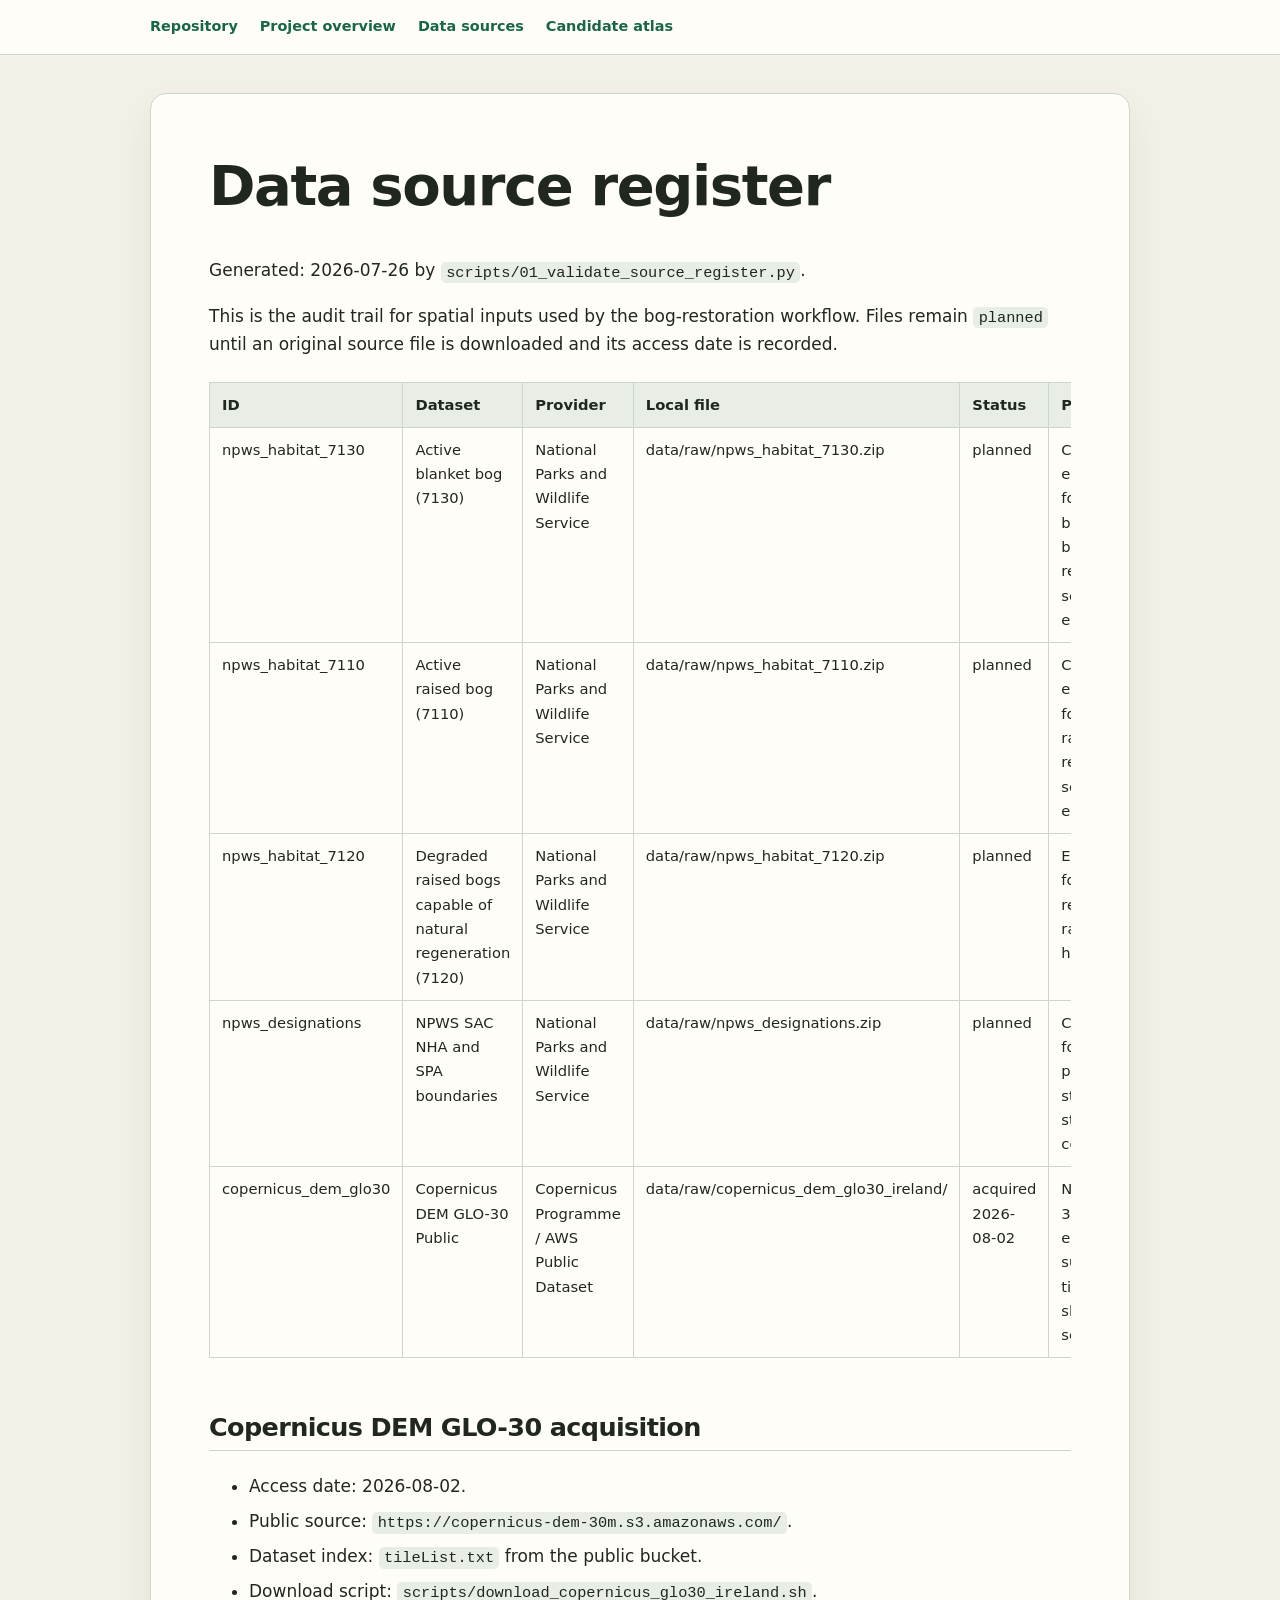
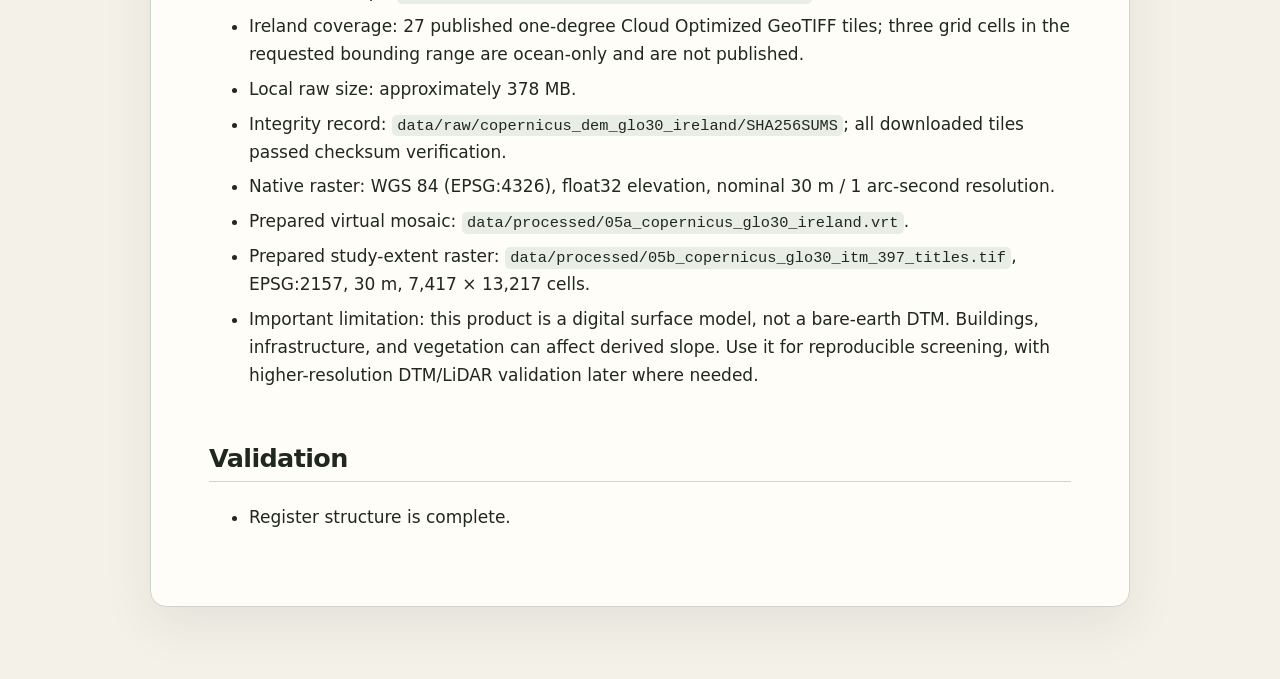
<file: docs/data_sources.html>
<!doctype html>
<html lang="en">
<head>
  <meta charset="utf-8">
  <meta name="viewport" content="width=device-width, initial-scale=1">
  <meta name="color-scheme" content="light dark">
  <title>Data source register · Bog restoration screening</title>
  <style>
    :root {
      color-scheme: light dark;
      --background: #f4f1e8;
      --surface: #fffdf7;
      --text: #202721;
      --muted: #5f6b61;
      --border: #ced5cb;
      --accent: #176746;
      --code: #e8ede6;
    }
    @media (prefers-color-scheme: dark) {
      :root {
        --background: #111713;
        --surface: #18211b;
        --text: #e7eee8;
        --muted: #adb9af;
        --border: #39463d;
        --accent: #75d4a5;
        --code: #222e26;
      }
    }
    * { box-sizing: border-box; }
    body {
      margin: 0;
      background: var(--background);
      color: var(--text);
      font: 17px/1.65 system-ui, -apple-system, BlinkMacSystemFont, "Segoe UI", sans-serif;
    }
    header {
      border-bottom: 1px solid var(--border);
      background: var(--surface);
    }
    nav, main {
      width: min(100% - 32px, 980px);
      margin-inline: auto;
    }
    nav {
      display: flex;
      flex-wrap: wrap;
      gap: 10px 22px;
      padding-block: 15px;
      font-size: 0.9rem;
    }
    nav a { font-weight: 650; text-decoration: none; }
    main {
      margin-block: 38px 72px;
      padding: clamp(22px, 5vw, 58px);
      background: var(--surface);
      border: 1px solid var(--border);
      border-radius: 16px;
      box-shadow: 0 18px 50px rgb(30 50 36 / 8%);
    }
    h1, h2, h3 {
      line-height: 1.2;
      letter-spacing: -0.025em;
      text-wrap: balance;
    }
    h1 { margin-top: 0; font-size: clamp(2rem, 6vw, 3.5rem); }
    h2 { margin-top: 2.1em; border-bottom: 1px solid var(--border); padding-bottom: 0.3em; }
    h3 { margin-top: 1.8em; }
    a { color: var(--accent); }
    code {
      padding: 0.12em 0.35em;
      border-radius: 5px;
      background: var(--code);
      font: 0.9em ui-monospace, SFMono-Regular, Consolas, monospace;
      overflow-wrap: anywhere;
    }
    pre {
      overflow-x: auto;
      padding: 18px;
      border: 1px solid var(--border);
      border-radius: 9px;
      background: var(--code);
    }
    pre code { padding: 0; background: none; overflow-wrap: normal; }
    .table-wrap { margin-block: 1.5rem; overflow-x: auto; }
    table { width: 100%; border-collapse: collapse; font-size: 0.92rem; }
    th, td { padding: 10px 12px; border: 1px solid var(--border); text-align: left; vertical-align: top; }
    th { background: var(--code); }
    blockquote {
      margin-inline: 0;
      padding-left: 18px;
      border-left: 4px solid var(--accent);
      color: var(--muted);
    }
    li + li { margin-top: 0.4em; }
    @media (max-width: 640px) {
      body { font-size: 16px; }
      main { width: 100%; margin-block: 0; border-width: 0; border-radius: 0; }
    }
  </style>
</head>
<body>
  <header>
    <nav aria-label="Documentation">
      <a href="../README.md">Repository</a>
      <a href="../docs/PROJECT_OVERVIEW.html">Project overview</a>
      <a href="../docs/data_sources.html">Data sources</a>
      <a href="../web/index.html">Candidate atlas</a>
    </nav>
  </header>
  <main>
<h1>Data source register</h1>
<p>Generated: 2026-07-26 by <code>scripts/01_validate_source_register.py</code>.</p>
<p>This is the audit trail for spatial inputs used by the bog-restoration workflow. Files remain <code>planned</code> until an original source file is downloaded and its access date is recorded.</p>
<div class="table-wrap"><table>
<thead>
<tr>
<th>ID</th>
<th>Dataset</th>
<th>Provider</th>
<th>Local file</th>
<th>Status</th>
<th>Purpose</th>
</tr>
</thead>
<tbody><tr>
<td>npws_habitat_7130</td>
<td>Active blanket bog (7130)</td>
<td>National Parks and Wildlife Service</td>
<td>data/raw/npws_habitat_7130.zip</td>
<td>planned</td>
<td>Core evidence for the blanket-bog restoration search envelope</td>
</tr>
<tr>
<td>npws_habitat_7110</td>
<td>Active raised bog (7110)</td>
<td>National Parks and Wildlife Service</td>
<td>data/raw/npws_habitat_7110.zip</td>
<td>planned</td>
<td>Core evidence for the raised-bog restoration search envelope</td>
</tr>
<tr>
<td>npws_habitat_7120</td>
<td>Degraded raised bogs capable of natural regeneration (7120)</td>
<td>National Parks and Wildlife Service</td>
<td>data/raw/npws_habitat_7120.zip</td>
<td>planned</td>
<td>Evidence for restorable raised-bog habitat</td>
</tr>
<tr>
<td>npws_designations</td>
<td>NPWS SAC NHA and SPA boundaries</td>
<td>National Parks and Wildlife Service</td>
<td>data/raw/npws_designations.zip</td>
<td>planned</td>
<td>Context for protection status and statutory constraints</td>
</tr>
<tr>
<td>copernicus_dem_glo30</td>
<td>Copernicus DEM GLO-30 Public</td>
<td>Copernicus Programme / AWS Public Dataset</td>
<td>data/raw/copernicus_dem_glo30_ireland/</td>
<td>acquired 2026-08-02</td>
<td>National 30 m elevation surface for title-level slope screening</td>
</tr>
</tbody></table></div>
<h2>Copernicus DEM GLO-30 acquisition</h2>
<ul>
<li>Access date: 2026-08-02.</li>
<li>Public source: <code>https://copernicus-dem-30m.s3.amazonaws.com/</code>.</li>
<li>Dataset index: <code>tileList.txt</code> from the public bucket.</li>
<li>Download script: <code>scripts/download_copernicus_glo30_ireland.sh</code>.</li>
<li>Ireland coverage: 27 published one-degree Cloud Optimized GeoTIFF tiles; three grid cells in the requested bounding range are ocean-only and are not published.</li>
<li>Local raw size: approximately 378 MB.</li>
<li>Integrity record: <code>data/raw/copernicus_dem_glo30_ireland/SHA256SUMS</code>; all downloaded tiles passed checksum verification.</li>
<li>Native raster: WGS 84 (EPSG:4326), float32 elevation, nominal 30 m / 1 arc-second resolution.</li>
<li>Prepared virtual mosaic: <code>data/processed/05a_copernicus_glo30_ireland.vrt</code>.</li>
<li>Prepared study-extent raster: <code>data/processed/05b_copernicus_glo30_itm_397_titles.tif</code>, EPSG:2157, 30 m, 7,417 × 13,217 cells.</li>
<li>Important limitation: this product is a digital surface model, not a bare-earth DTM. Buildings, infrastructure, and vegetation can affect derived slope. Use it for reproducible screening, with higher-resolution DTM/LiDAR validation later where needed.</li>
</ul>
<h2>Validation</h2>
<ul>
<li>Register structure is complete.</li>
</ul>

  </main>
</body>
</html>
</file>
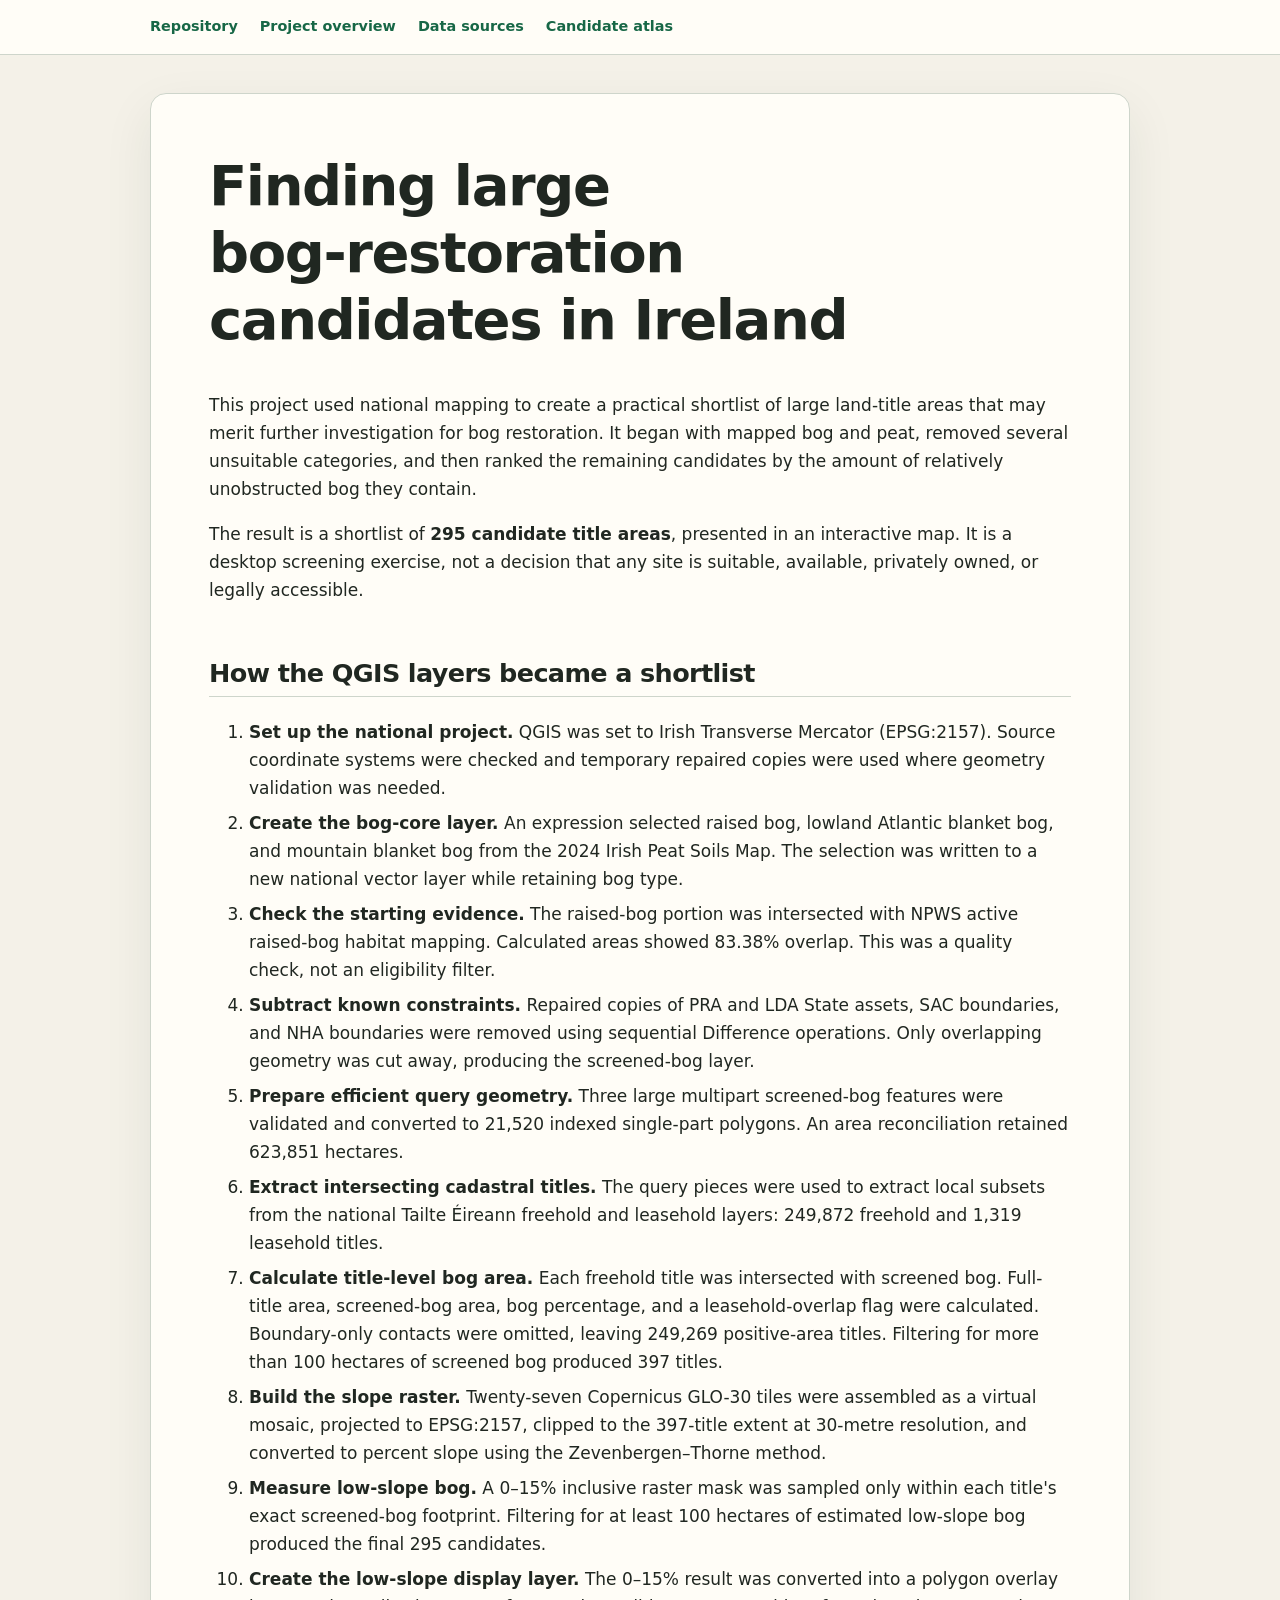
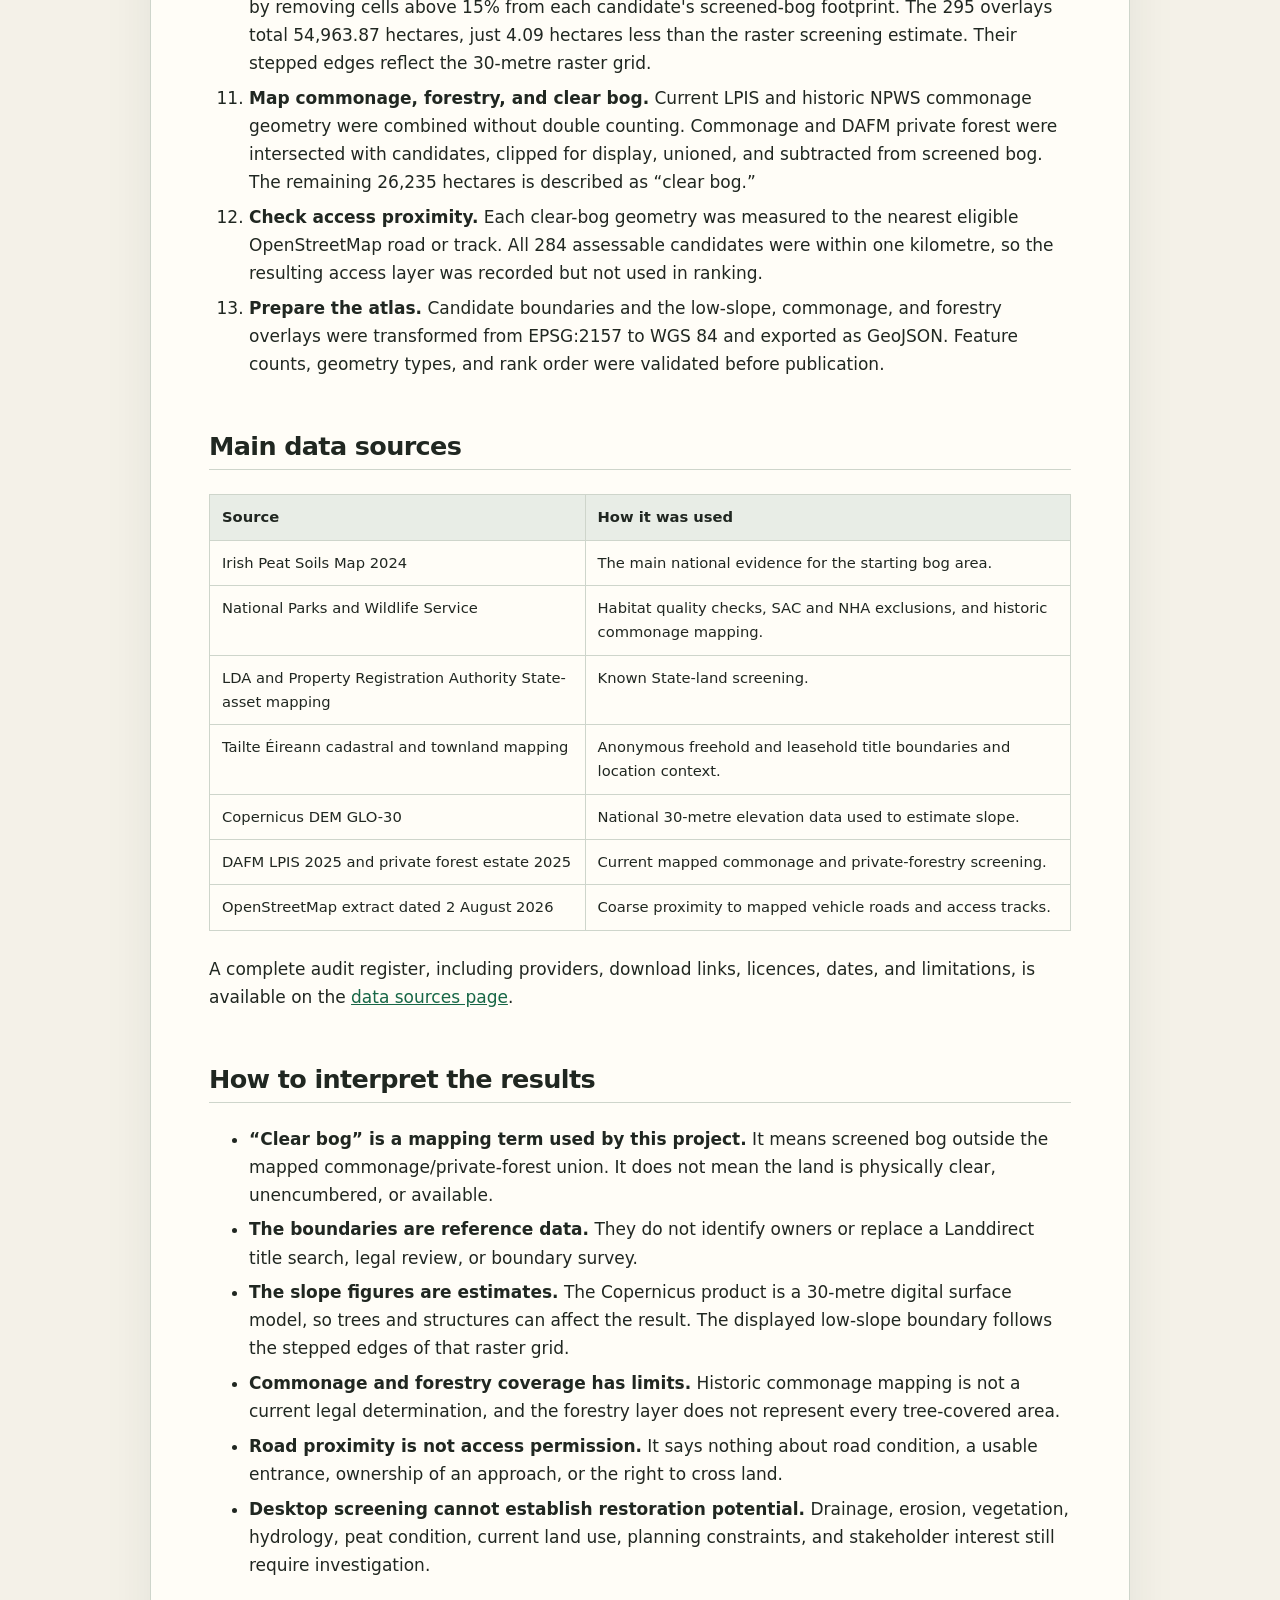
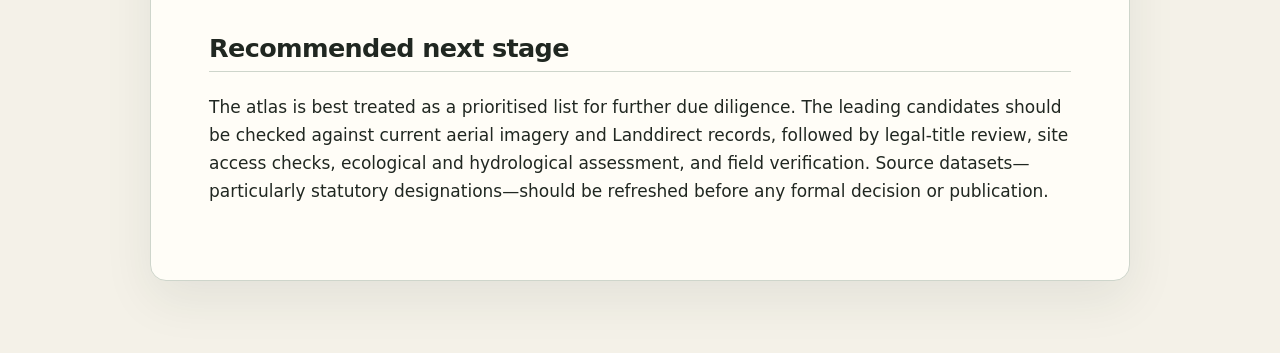
<file: docs/PROJECT_OVERVIEW.html>
<!doctype html>
<html lang="en">
<head>
  <meta charset="utf-8">
  <meta name="viewport" content="width=device-width, initial-scale=1">
  <meta name="color-scheme" content="light dark">
  <title>Project overview · Bog restoration screening</title>
  <style>
    :root {
      color-scheme: light dark;
      --background: #f4f1e8;
      --surface: #fffdf7;
      --text: #202721;
      --muted: #5f6b61;
      --border: #ced5cb;
      --accent: #176746;
      --code: #e8ede6;
    }
    @media (prefers-color-scheme: dark) {
      :root {
        --background: #111713;
        --surface: #18211b;
        --text: #e7eee8;
        --muted: #adb9af;
        --border: #39463d;
        --accent: #75d4a5;
        --code: #222e26;
      }
    }
    * { box-sizing: border-box; }
    body {
      margin: 0;
      background: var(--background);
      color: var(--text);
      font: 17px/1.65 system-ui, -apple-system, BlinkMacSystemFont, "Segoe UI", sans-serif;
    }
    header {
      border-bottom: 1px solid var(--border);
      background: var(--surface);
    }
    nav, main {
      width: min(100% - 32px, 980px);
      margin-inline: auto;
    }
    nav {
      display: flex;
      flex-wrap: wrap;
      gap: 10px 22px;
      padding-block: 15px;
      font-size: 0.9rem;
    }
    nav a { font-weight: 650; text-decoration: none; }
    main {
      margin-block: 38px 72px;
      padding: clamp(22px, 5vw, 58px);
      background: var(--surface);
      border: 1px solid var(--border);
      border-radius: 16px;
      box-shadow: 0 18px 50px rgb(30 50 36 / 8%);
    }
    h1, h2, h3 {
      line-height: 1.2;
      letter-spacing: -0.025em;
      text-wrap: balance;
    }
    h1 { margin-top: 0; font-size: clamp(2rem, 6vw, 3.5rem); }
    h2 { margin-top: 2.1em; border-bottom: 1px solid var(--border); padding-bottom: 0.3em; }
    h3 { margin-top: 1.8em; }
    a { color: var(--accent); }
    code {
      padding: 0.12em 0.35em;
      border-radius: 5px;
      background: var(--code);
      font: 0.9em ui-monospace, SFMono-Regular, Consolas, monospace;
      overflow-wrap: anywhere;
    }
    pre {
      overflow-x: auto;
      padding: 18px;
      border: 1px solid var(--border);
      border-radius: 9px;
      background: var(--code);
    }
    pre code { padding: 0; background: none; overflow-wrap: normal; }
    .table-wrap { margin-block: 1.5rem; overflow-x: auto; }
    table { width: 100%; border-collapse: collapse; font-size: 0.92rem; }
    th, td { padding: 10px 12px; border: 1px solid var(--border); text-align: left; vertical-align: top; }
    th { background: var(--code); }
    blockquote {
      margin-inline: 0;
      padding-left: 18px;
      border-left: 4px solid var(--accent);
      color: var(--muted);
    }
    li + li { margin-top: 0.4em; }
    @media (max-width: 640px) {
      body { font-size: 16px; }
      main { width: 100%; margin-block: 0; border-width: 0; border-radius: 0; }
    }
  </style>
</head>
<body>
  <header>
    <nav aria-label="Documentation">
      <a href="../README.md">Repository</a>
      <a href="../docs/PROJECT_OVERVIEW.html">Project overview</a>
      <a href="../docs/data_sources.html">Data sources</a>
      <a href="../web/index.html">Candidate atlas</a>
    </nav>
  </header>
  <main>
<h1>Finding large bog-restoration candidates in Ireland</h1>
<p>This project used national mapping to create a practical shortlist of large
land-title areas that may merit further investigation for bog restoration.
It began with mapped bog and peat, removed several unsuitable categories, and
then ranked the remaining candidates by the amount of relatively unobstructed
bog they contain.</p>

<p>The result is a shortlist of <strong>295 candidate title areas</strong>,
presented in an interactive map. It is a desktop screening exercise, not a
decision that any site is suitable, available, privately owned, or legally
accessible.</p>

<h2>How the QGIS layers became a shortlist</h2>
<ol>
  <li><strong>Set up the national project.</strong> QGIS was set to Irish
  Transverse Mercator (EPSG:2157). Source coordinate systems were checked and
  temporary repaired copies were used where geometry validation was needed.</li>

  <li><strong>Create the bog-core layer.</strong> An expression selected raised
  bog, lowland Atlantic blanket bog, and mountain blanket bog from the 2024
  Irish Peat Soils Map. The selection was written to a new national vector
  layer while retaining bog type.</li>

  <li><strong>Check the starting evidence.</strong> The raised-bog portion was
  intersected with NPWS active raised-bog habitat mapping. Calculated areas
  showed 83.38% overlap. This was a quality check, not an eligibility
  filter.</li>

  <li><strong>Subtract known constraints.</strong> Repaired copies of PRA and
  LDA State assets, SAC boundaries, and NHA boundaries were removed using
  sequential Difference operations. Only overlapping geometry was cut away,
  producing the screened-bog layer.</li>

  <li><strong>Prepare efficient query geometry.</strong> Three large multipart
  screened-bog features were validated and converted to 21,520 indexed
  single-part polygons. An area reconciliation retained 623,851 hectares.</li>

  <li><strong>Extract intersecting cadastral titles.</strong> The query pieces
  were used to extract local subsets from the national Tailte Éireann freehold
  and leasehold layers: 249,872 freehold and 1,319 leasehold titles.</li>

  <li><strong>Calculate title-level bog area.</strong> Each freehold title was
  intersected with screened bog. Full-title area, screened-bog area, bog
  percentage, and a leasehold-overlap flag were calculated. Boundary-only
  contacts were omitted, leaving 249,269 positive-area titles. Filtering for
  more than 100 hectares of screened bog produced 397 titles.</li>

  <li><strong>Build the slope raster.</strong> Twenty-seven Copernicus GLO-30
  tiles were assembled as a virtual mosaic, projected to EPSG:2157, clipped to
  the 397-title extent at 30-metre resolution, and converted to percent slope
  using the Zevenbergen–Thorne method.</li>

  <li><strong>Measure low-slope bog.</strong> A 0–15% inclusive raster mask was
  sampled only within each title's exact screened-bog footprint. Filtering for
  at least 100 hectares of estimated low-slope bog produced the final 295
  candidates.</li>

  <li><strong>Create the low-slope display layer.</strong> The 0–15% result was
  converted into a polygon overlay by removing cells above 15% from each
  candidate's screened-bog footprint. The 295 overlays total 54,963.87
  hectares, just 4.09 hectares less than the raster screening estimate. Their
  stepped edges reflect the 30-metre raster grid.</li>

  <li><strong>Map commonage, forestry, and clear bog.</strong> Current LPIS and
  historic NPWS commonage geometry were combined without double counting.
  Commonage and DAFM private forest were intersected with candidates, clipped
  for display, unioned, and subtracted from screened bog. The remaining 26,235
  hectares is described as “clear bog.”</li>

  <li><strong>Check access proximity.</strong> Each clear-bog geometry was
  measured to the nearest eligible OpenStreetMap road or track. All 284
  assessable candidates were within one kilometre, so the resulting access
  layer was recorded but not used in ranking.</li>

  <li><strong>Prepare the atlas.</strong> Candidate boundaries and the
  low-slope, commonage, and forestry overlays were transformed from EPSG:2157
  to WGS 84 and exported as GeoJSON. Feature counts, geometry types, and rank
  order were validated before publication.</li>
</ol>

<h2>Main data sources</h2>
<div class="table-wrap"><table>
  <thead>
    <tr>
      <th>Source</th>
      <th>How it was used</th>
    </tr>
  </thead>
  <tbody>
    <tr>
      <td>Irish Peat Soils Map 2024</td>
      <td>The main national evidence for the starting bog area.</td>
    </tr>
    <tr>
      <td>National Parks and Wildlife Service</td>
      <td>Habitat quality checks, SAC and NHA exclusions, and historic commonage mapping.</td>
    </tr>
    <tr>
      <td>LDA and Property Registration Authority State-asset mapping</td>
      <td>Known State-land screening.</td>
    </tr>
    <tr>
      <td>Tailte Éireann cadastral and townland mapping</td>
      <td>Anonymous freehold and leasehold title boundaries and location context.</td>
    </tr>
    <tr>
      <td>Copernicus DEM GLO-30</td>
      <td>National 30-metre elevation data used to estimate slope.</td>
    </tr>
    <tr>
      <td>DAFM LPIS 2025 and private forest estate 2025</td>
      <td>Current mapped commonage and private-forestry screening.</td>
    </tr>
    <tr>
      <td>OpenStreetMap extract dated 2 August 2026</td>
      <td>Coarse proximity to mapped vehicle roads and access tracks.</td>
    </tr>
  </tbody>
</table></div>

<p>A complete audit register, including providers, download links, licences,
dates, and limitations, is available on the
<a href="data_sources.html">data sources page</a>.</p>

<h2>How to interpret the results</h2>
<ul>
  <li><strong>“Clear bog” is a mapping term used by this project.</strong> It
  means screened bog outside the mapped commonage/private-forest union. It
  does not mean the land is physically clear, unencumbered, or available.</li>
  <li><strong>The boundaries are reference data.</strong> They do not identify
  owners or replace a Landdirect title search, legal review, or boundary
  survey.</li>
  <li><strong>The slope figures are estimates.</strong> The Copernicus product
  is a 30-metre digital surface model, so trees and structures can affect the
  result. The displayed low-slope boundary follows the stepped edges of that
  raster grid.</li>
  <li><strong>Commonage and forestry coverage has limits.</strong> Historic
  commonage mapping is not a current legal determination, and the forestry
  layer does not represent every tree-covered area.</li>
  <li><strong>Road proximity is not access permission.</strong> It says nothing
  about road condition, a usable entrance, ownership of an approach, or the
  right to cross land.</li>
  <li><strong>Desktop screening cannot establish restoration potential.</strong>
  Drainage, erosion, vegetation, hydrology, peat condition, current land use,
  planning constraints, and stakeholder interest still require investigation.</li>
</ul>

<h2>Recommended next stage</h2>
<p>The atlas is best treated as a prioritised list for further due diligence.
The leading candidates should be checked against current aerial imagery and
Landdirect records, followed by legal-title review, site access checks,
ecological and hydrological assessment, and field verification. Source
datasets—particularly statutory designations—should be refreshed before any
formal decision or publication.</p>

  </main>
</body>
</html>
</file>
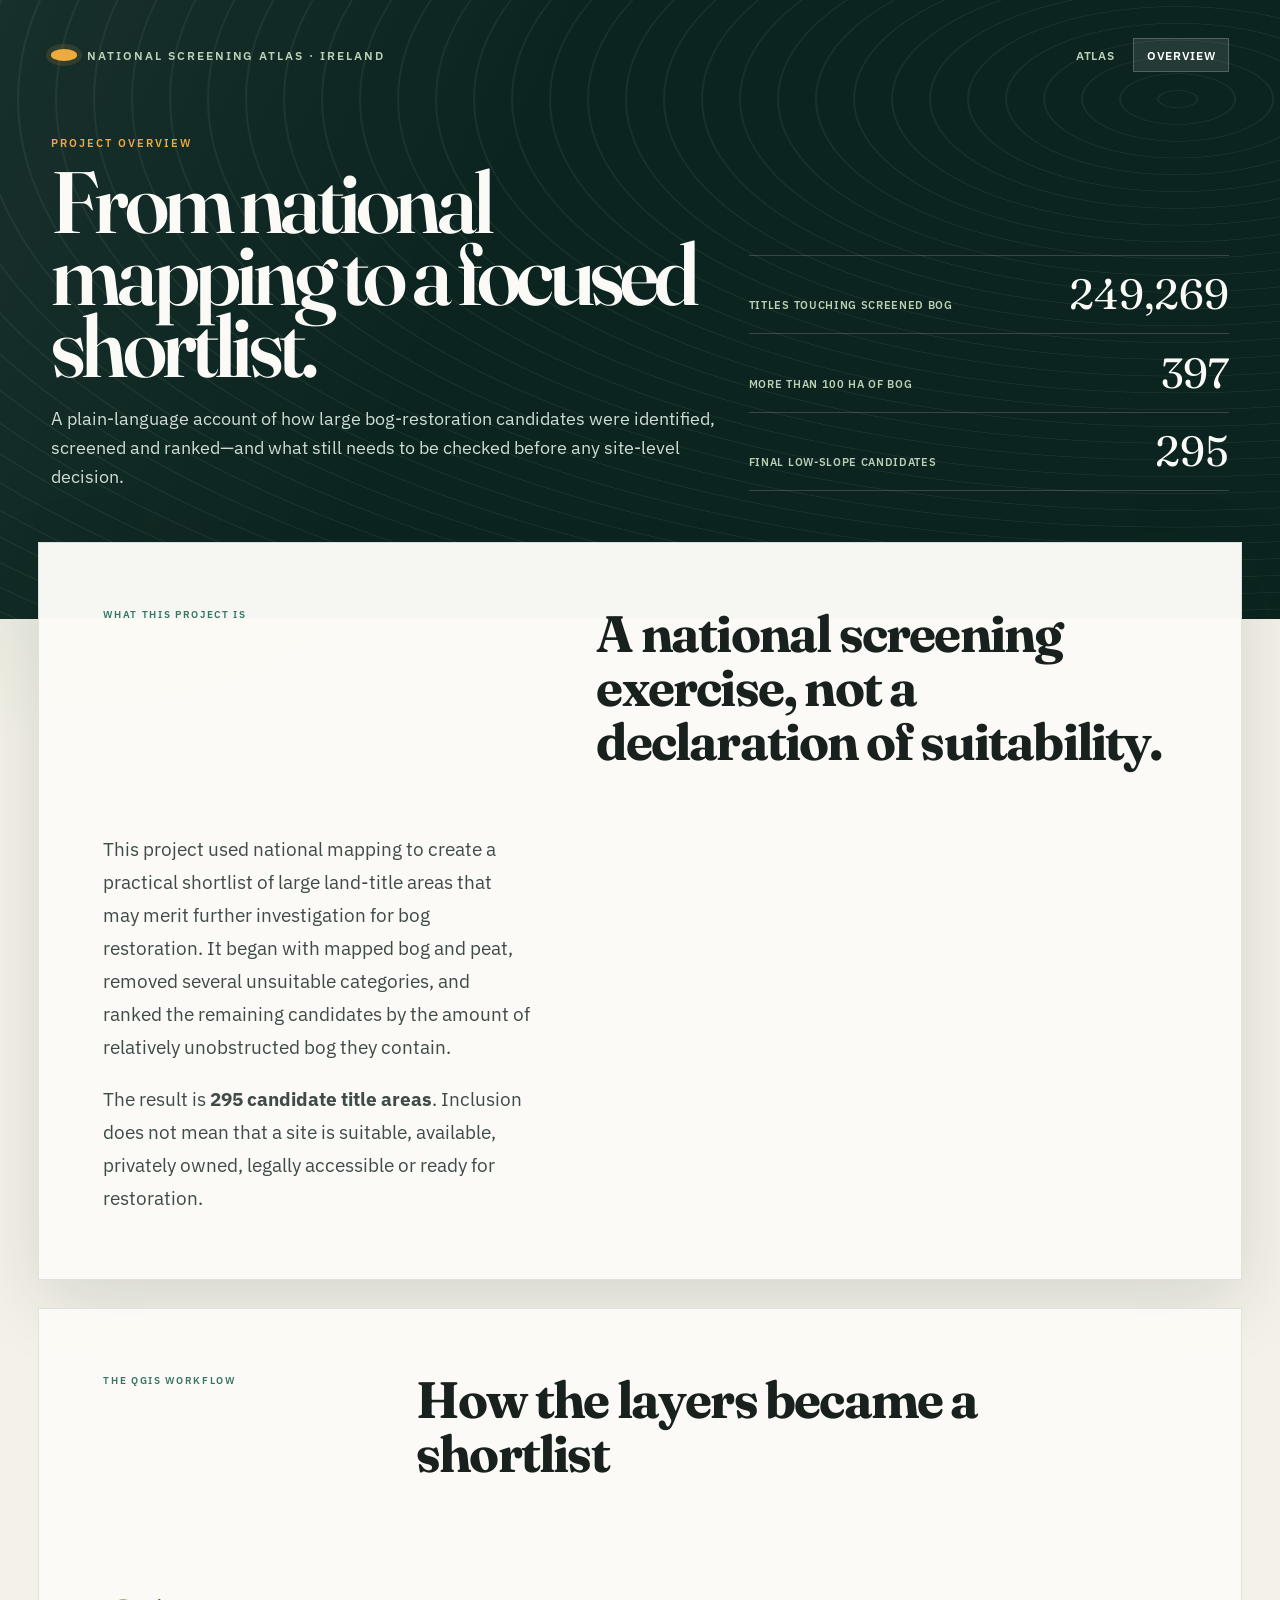
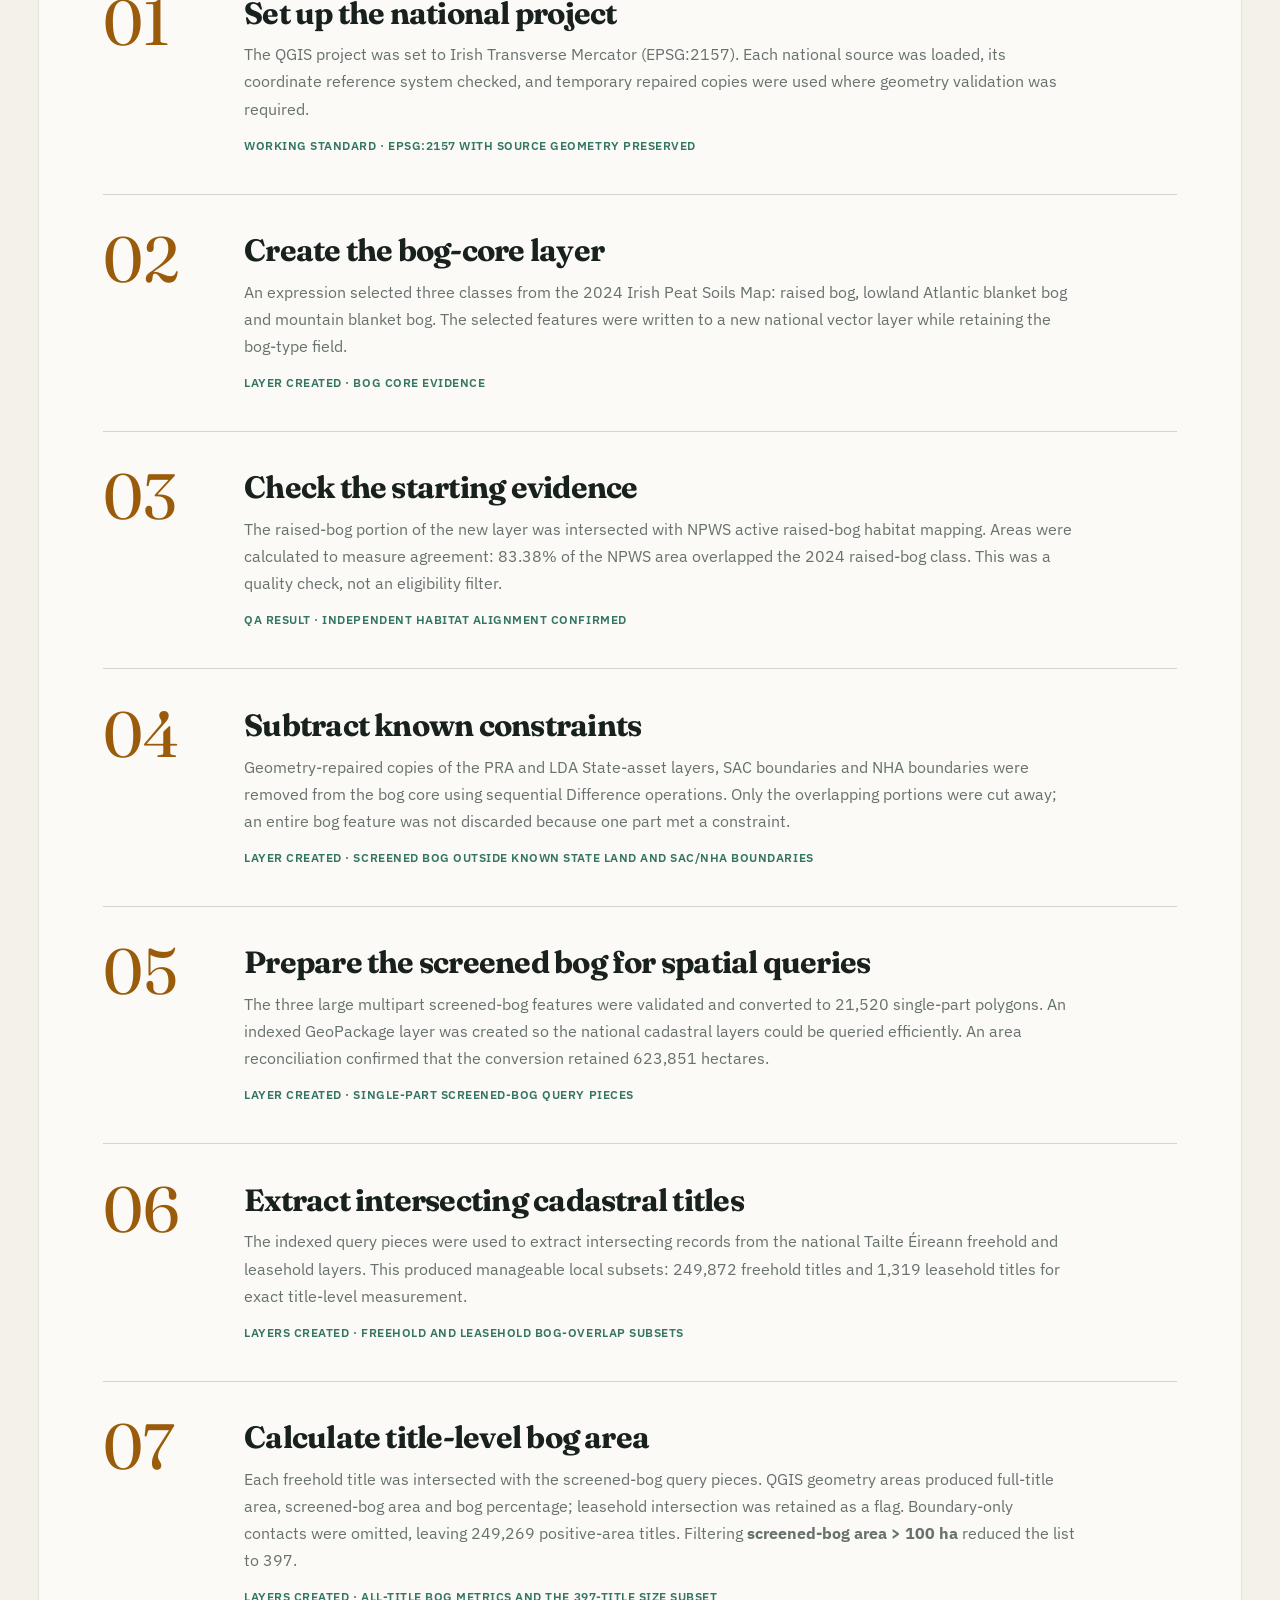
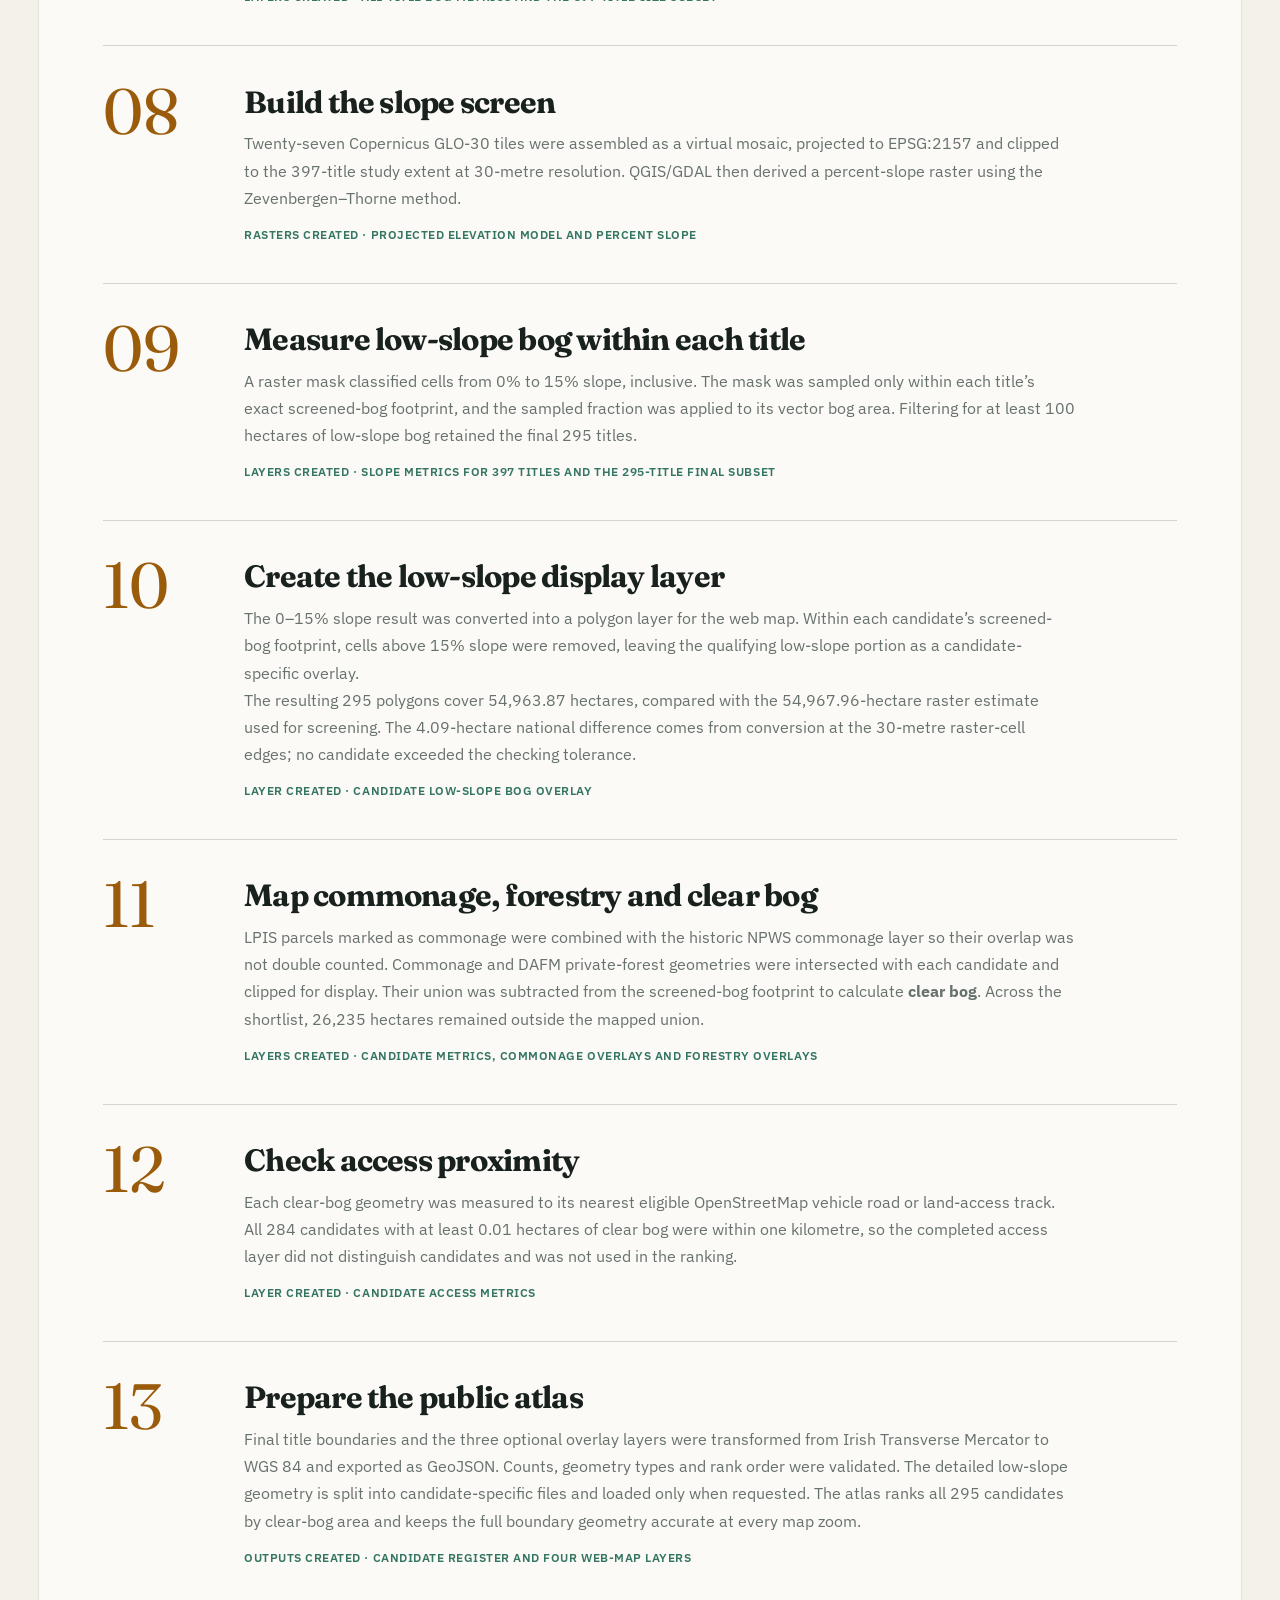
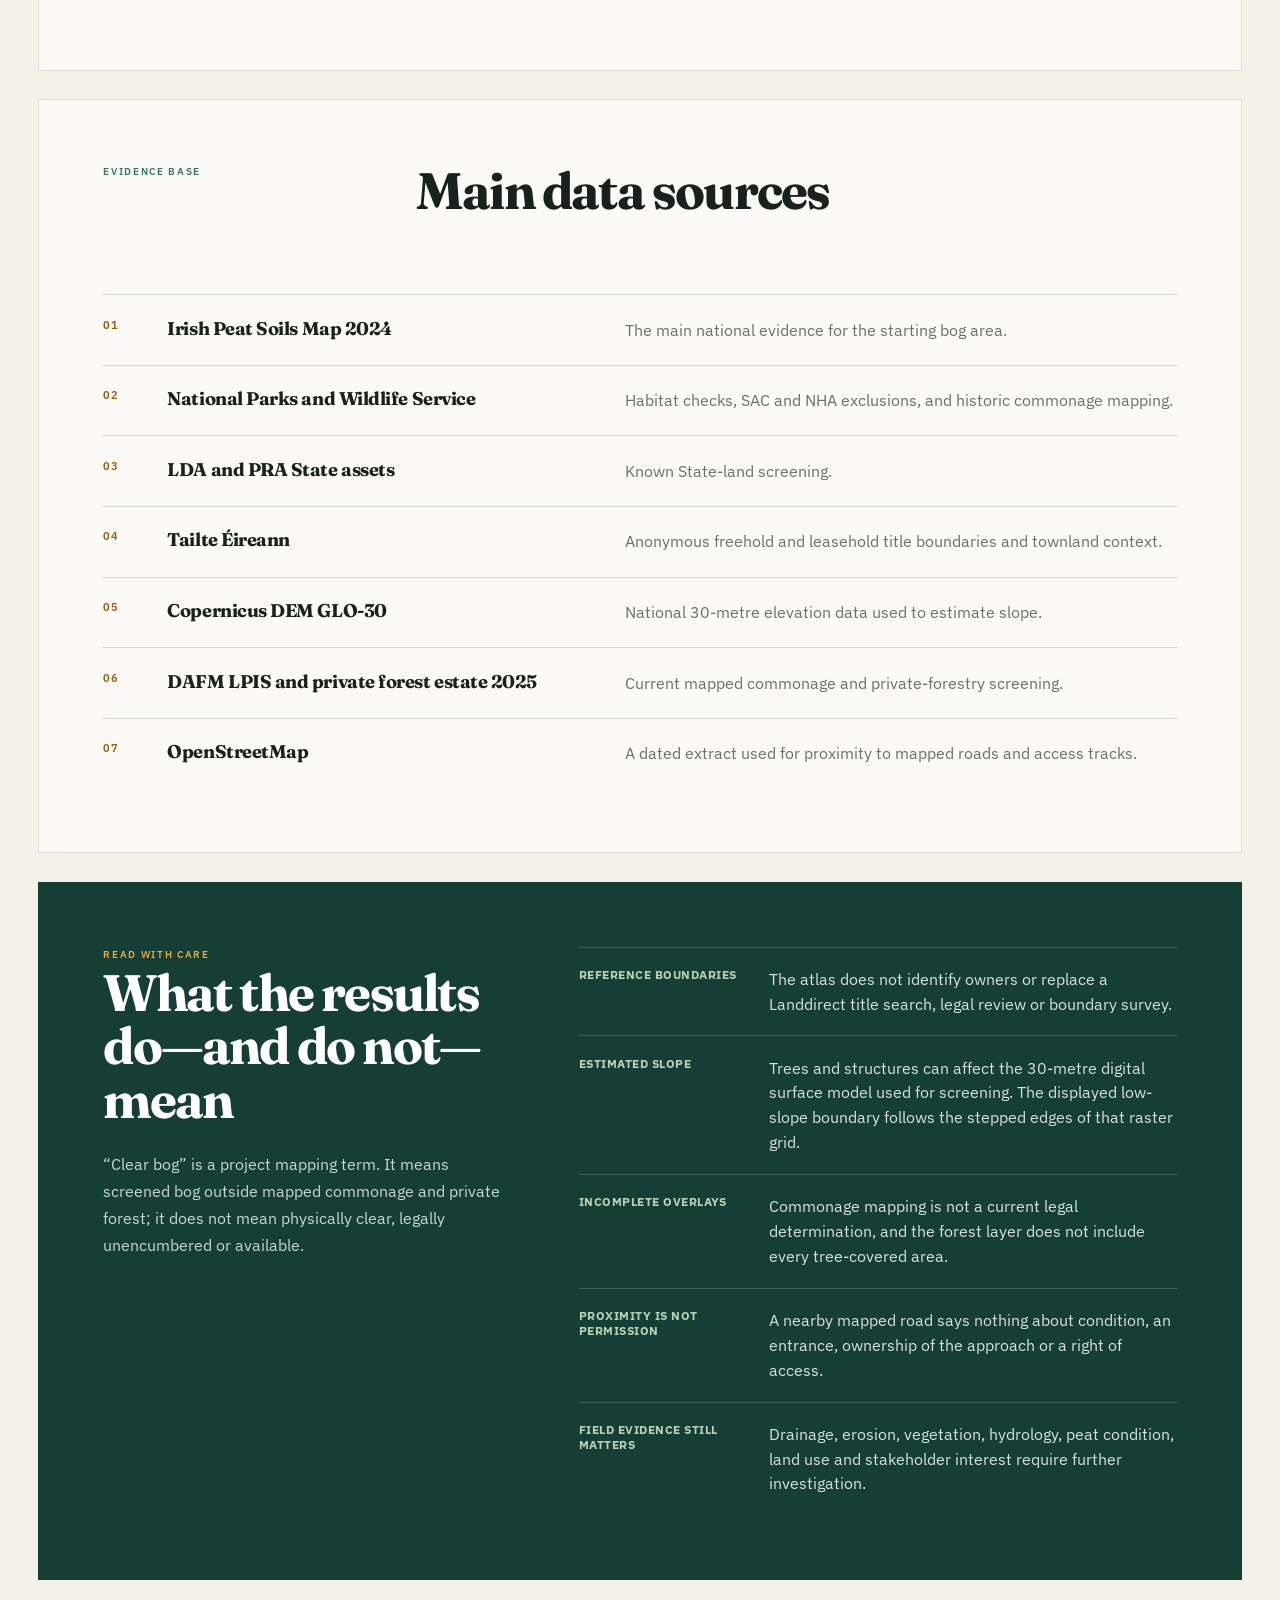
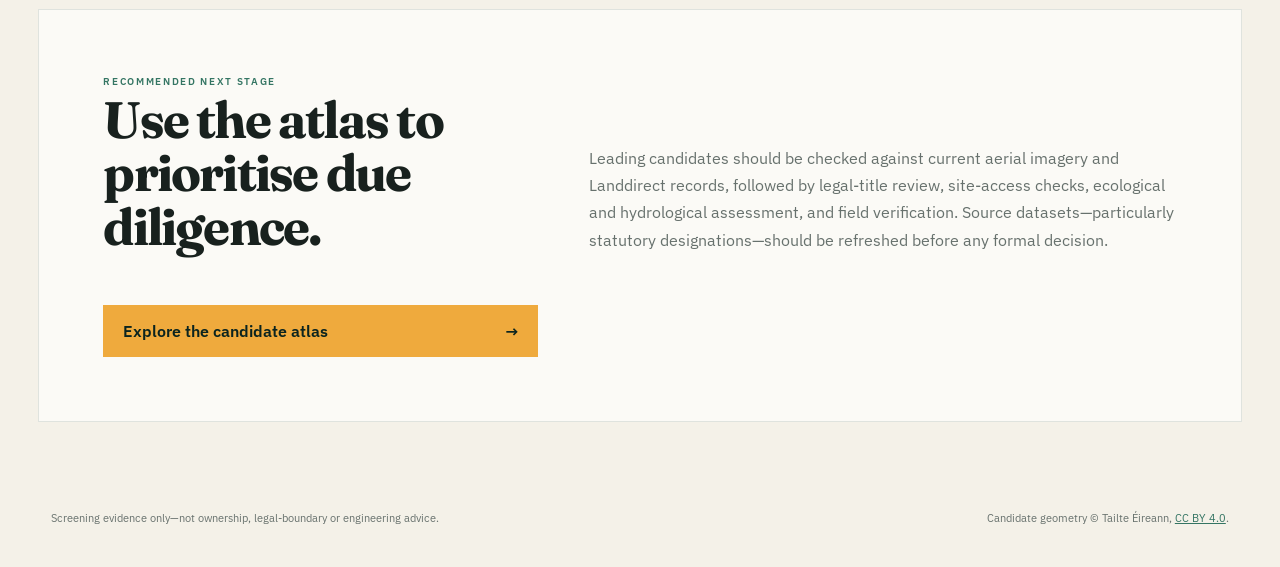
<file: web/overview.html>
<!doctype html>
<html lang="en">
  <head>
    <meta charset="UTF-8" />
    <meta name="viewport" content="width=device-width, initial-scale=1.0" />
    <meta
      name="description"
      content="A plain-language overview of how Ireland's 295 bog-restoration candidates were identified and ranked."
    />
    <meta name="theme-color" content="#153e35" />
    <title>Project Overview · Bog Candidate Atlas</title>
    <link rel="icon" href="./favicon.svg" type="image/svg+xml" />
    <link rel="preconnect" href="https://fonts.googleapis.com" />
    <link rel="preconnect" href="https://fonts.gstatic.com" crossorigin />
    <link
      href="https://fonts.googleapis.com/css2?family=Fraunces:opsz,wght@9..144,600;9..144,700&family=IBM+Plex+Sans:wght@400;500;600&display=swap"
      rel="stylesheet"
    />
    <link rel="stylesheet" href="./styles.css?v=2026-08-03-overview-v2" />
  </head>
  <body class="overview-page">
    <a class="skip-link" href="#overview-content">Skip to overview</a>

    <header class="masthead masthead--overview">
      <div class="masthead__top">
        <div class="masthead__eyebrow">
          <span class="masthead__mark" aria-hidden="true"></span>
          National screening atlas · Ireland
        </div>
        <nav class="site-nav" aria-label="Primary">
          <a href="./index.html">Atlas</a>
          <a href="./overview.html" aria-current="page">Overview</a>
        </nav>
      </div>

      <div class="masthead__body masthead__body--overview">
        <div>
          <p class="overview-hero__label">Project overview</p>
          <h1>From national mapping to a focused shortlist.</h1>
          <p class="masthead__intro">
            A plain-language account of how large bog-restoration candidates
            were identified, screened and ranked—and what still needs to be
            checked before any site-level decision.
          </p>
        </div>

        <dl class="funnel-summary" aria-label="Screening funnel">
          <div>
            <dt>Titles touching screened bog</dt>
            <dd>249,269</dd>
          </div>
          <div>
            <dt>More than 100 ha of bog</dt>
            <dd>397</dd>
          </div>
          <div>
            <dt>Final low-slope candidates</dt>
            <dd>295</dd>
          </div>
        </dl>
      </div>
    </header>

    <main class="overview-shell" id="overview-content">
      <section class="overview-lede" aria-labelledby="overview-title">
        <p class="section-kicker">What this project is</p>
        <h2 id="overview-title">
          A national screening exercise, not a declaration of suitability.
        </h2>
        <div class="overview-lede__copy">
          <p>
            This project used national mapping to create a practical shortlist
            of large land-title areas that may merit further investigation for
            bog restoration. It began with mapped bog and peat, removed several
            unsuitable categories, and ranked the remaining candidates by the
            amount of relatively unobstructed bog they contain.
          </p>
          <p>
            The result is <strong>295 candidate title areas</strong>. Inclusion
            does not mean that a site is suitable, available, privately owned,
            legally accessible or ready for restoration.
          </p>
        </div>
      </section>

      <section class="process-section" aria-labelledby="process-title">
        <div class="overview-section-heading">
          <p class="section-kicker">The QGIS workflow</p>
          <h2 id="process-title">How the layers became a shortlist</h2>
        </div>

        <ol class="process-list">
          <li>
            <span class="process-list__number" aria-hidden="true">01</span>
            <div>
              <h3>Set up the national project</h3>
              <p>
                The QGIS project was set to Irish Transverse Mercator
                (EPSG:2157). Each national source was loaded, its coordinate
                reference system checked, and temporary repaired copies were
                used where geometry validation was required.
              </p>
              <p class="process-list__result">
                Working standard · EPSG:2157 with source geometry preserved
              </p>
            </div>
          </li>
          <li>
            <span class="process-list__number" aria-hidden="true">02</span>
            <div>
              <h3>Create the bog-core layer</h3>
              <p>
                An expression selected three classes from the 2024 Irish Peat
                Soils Map: raised bog, lowland Atlantic blanket bog and
                mountain blanket bog. The selected features were written to a
                new national vector layer while retaining the bog-type field.
              </p>
              <p class="process-list__result">
                Layer created · Bog core evidence
              </p>
            </div>
          </li>
          <li>
            <span class="process-list__number" aria-hidden="true">03</span>
            <div>
              <h3>Check the starting evidence</h3>
              <p>
                The raised-bog portion of the new layer was intersected with
                NPWS active raised-bog habitat mapping. Areas were calculated
                to measure agreement: 83.38% of the NPWS area overlapped the
                2024 raised-bog class. This was a quality check, not an
                eligibility filter.
              </p>
              <p class="process-list__result">
                QA result · Independent habitat alignment confirmed
              </p>
            </div>
          </li>
          <li>
            <span class="process-list__number" aria-hidden="true">04</span>
            <div>
              <h3>Subtract known constraints</h3>
              <p>
                Geometry-repaired copies of the PRA and LDA State-asset layers,
                SAC boundaries and NHA boundaries were removed from the bog
                core using sequential Difference operations. Only the
                overlapping portions were cut away; an entire bog feature was
                not discarded because one part met a constraint.
              </p>
              <p class="process-list__result">
                Layer created · Screened bog outside known State land and
                SAC/NHA boundaries
              </p>
            </div>
          </li>
          <li>
            <span class="process-list__number" aria-hidden="true">05</span>
            <div>
              <h3>Prepare the screened bog for spatial queries</h3>
              <p>
                The three large multipart screened-bog features were validated
                and converted to 21,520 single-part polygons. An indexed
                GeoPackage layer was created so the national cadastral layers
                could be queried efficiently. An area reconciliation confirmed
                that the conversion retained 623,851 hectares.
              </p>
              <p class="process-list__result">
                Layer created · Single-part screened-bog query pieces
              </p>
            </div>
          </li>
          <li>
            <span class="process-list__number" aria-hidden="true">06</span>
            <div>
              <h3>Extract intersecting cadastral titles</h3>
              <p>
                The indexed query pieces were used to extract intersecting
                records from the national Tailte Éireann freehold and leasehold
                layers. This produced manageable local subsets: 249,872
                freehold titles and 1,319 leasehold titles for exact
                title-level measurement.
              </p>
              <p class="process-list__result">
                Layers created · Freehold and leasehold bog-overlap subsets
              </p>
            </div>
          </li>
          <li>
            <span class="process-list__number" aria-hidden="true">07</span>
            <div>
              <h3>Calculate title-level bog area</h3>
              <p>
                Each freehold title was intersected with the screened-bog query
                pieces. QGIS geometry areas produced full-title area,
                screened-bog area and bog percentage; leasehold intersection
                was retained as a flag. Boundary-only contacts were omitted,
                leaving 249,269 positive-area titles. Filtering
                <strong>screened-bog area &gt; 100 ha</strong> reduced the list
                to 397.
              </p>
              <p class="process-list__result">
                Layers created · All-title bog metrics and the 397-title size
                subset
              </p>
            </div>
          </li>
          <li>
            <span class="process-list__number" aria-hidden="true">08</span>
            <div>
              <h3>Build the slope screen</h3>
              <p>
                Twenty-seven Copernicus GLO-30 tiles were assembled as a
                virtual mosaic, projected to EPSG:2157 and clipped to the
                397-title study extent at 30-metre resolution. QGIS/GDAL then
                derived a percent-slope raster using the
                Zevenbergen–Thorne method.
              </p>
              <p class="process-list__result">
                Rasters created · Projected elevation model and percent slope
              </p>
            </div>
          </li>
          <li>
            <span class="process-list__number" aria-hidden="true">09</span>
            <div>
              <h3>Measure low-slope bog within each title</h3>
              <p>
                A raster mask classified cells from 0% to 15% slope,
                inclusive. The mask was sampled only within each title’s exact
                screened-bog footprint, and the sampled fraction was applied
                to its vector bog area. Filtering for at least 100 hectares of
                low-slope bog retained the final 295 titles.
              </p>
              <p class="process-list__result">
                Layers created · Slope metrics for 397 titles and the
                295-title final subset
              </p>
            </div>
          </li>
          <li>
            <span class="process-list__number" aria-hidden="true">10</span>
            <div>
              <h3>Create the low-slope display layer</h3>
              <p>
                The 0–15% slope result was converted into a polygon layer for
                the web map. Within each candidate’s screened-bog footprint,
                cells above 15% slope were removed, leaving the qualifying
                low-slope portion as a candidate-specific overlay.
              </p>
              <p>
                The resulting 295 polygons cover 54,963.87 hectares, compared
                with the 54,967.96-hectare raster estimate used for screening.
                The 4.09-hectare national difference comes from conversion at
                the 30-metre raster-cell edges; no candidate exceeded the
                checking tolerance.
              </p>
              <p class="process-list__result">
                Layer created · Candidate low-slope bog overlay
              </p>
            </div>
          </li>
          <li>
            <span class="process-list__number" aria-hidden="true">11</span>
            <div>
              <h3>Map commonage, forestry and clear bog</h3>
              <p>
                LPIS parcels marked as commonage were combined with the
                historic NPWS commonage layer so their overlap was not double
                counted. Commonage and DAFM private-forest geometries were
                intersected with each candidate and clipped for display. Their
                union was subtracted from the screened-bog footprint to
                calculate <strong>clear bog</strong>. Across the shortlist,
                26,235 hectares remained outside the mapped union.
              </p>
              <p class="process-list__result">
                Layers created · Candidate metrics, commonage overlays and
                forestry overlays
              </p>
            </div>
          </li>
          <li>
            <span class="process-list__number" aria-hidden="true">12</span>
            <div>
              <h3>Check access proximity</h3>
              <p>
                Each clear-bog geometry was measured to its nearest eligible
                OpenStreetMap vehicle road or land-access track. All 284
                candidates with at least 0.01 hectares of clear bog were within
                one kilometre, so the completed access layer did not
                distinguish candidates and was not used in the ranking.
              </p>
              <p class="process-list__result">
                Layer created · Candidate access metrics
              </p>
            </div>
          </li>
          <li>
            <span class="process-list__number" aria-hidden="true">13</span>
            <div>
              <h3>Prepare the public atlas</h3>
              <p>
                Final title boundaries and the three optional overlay layers
                were transformed from Irish Transverse Mercator to WGS 84 and
                exported as GeoJSON. Counts, geometry types and rank order were
                validated. The detailed low-slope geometry is split into
                candidate-specific files and loaded only when requested. The
                atlas ranks all 295 candidates by clear-bog area and keeps the
                full boundary geometry accurate at every map zoom.
              </p>
              <p class="process-list__result">
                Outputs created · Candidate register and four web-map layers
              </p>
            </div>
          </li>
        </ol>
      </section>

      <section class="sources-section" aria-labelledby="sources-title">
        <div class="overview-section-heading">
          <p class="section-kicker">Evidence base</p>
          <h2 id="sources-title">Main data sources</h2>
        </div>
        <div class="source-list">
          <article>
            <span>01</span>
            <h3>Irish Peat Soils Map 2024</h3>
            <p>The main national evidence for the starting bog area.</p>
          </article>
          <article>
            <span>02</span>
            <h3>National Parks and Wildlife Service</h3>
            <p>
              Habitat checks, SAC and NHA exclusions, and historic commonage
              mapping.
            </p>
          </article>
          <article>
            <span>03</span>
            <h3>LDA and PRA State assets</h3>
            <p>Known State-land screening.</p>
          </article>
          <article>
            <span>04</span>
            <h3>Tailte Éireann</h3>
            <p>
              Anonymous freehold and leasehold title boundaries and townland
              context.
            </p>
          </article>
          <article>
            <span>05</span>
            <h3>Copernicus DEM GLO-30</h3>
            <p>National 30-metre elevation data used to estimate slope.</p>
          </article>
          <article>
            <span>06</span>
            <h3>DAFM LPIS and private forest estate 2025</h3>
            <p>Current mapped commonage and private-forestry screening.</p>
          </article>
          <article>
            <span>07</span>
            <h3>OpenStreetMap</h3>
            <p>
              A dated extract used for proximity to mapped roads and access
              tracks.
            </p>
          </article>
        </div>
      </section>

      <section class="interpretation-section" aria-labelledby="limits-title">
        <div class="interpretation-section__intro">
          <p class="section-kicker">Read with care</p>
          <h2 id="limits-title">What the results do—and do not—mean</h2>
          <p>
            “Clear bog” is a project mapping term. It means screened bog outside
            mapped commonage and private forest; it does not mean physically
            clear, legally unencumbered or available.
          </p>
        </div>
        <ul class="limits-list">
          <li>
            <strong>Reference boundaries</strong>
            <span>
              The atlas does not identify owners or replace a Landdirect title
              search, legal review or boundary survey.
            </span>
          </li>
          <li>
            <strong>Estimated slope</strong>
            <span>
              Trees and structures can affect the 30-metre digital surface
              model used for screening. The displayed low-slope boundary
              follows the stepped edges of that raster grid.
            </span>
          </li>
          <li>
            <strong>Incomplete overlays</strong>
            <span>
              Commonage mapping is not a current legal determination, and the
              forest layer does not include every tree-covered area.
            </span>
          </li>
          <li>
            <strong>Proximity is not permission</strong>
            <span>
              A nearby mapped road says nothing about condition, an entrance,
              ownership of the approach or a right of access.
            </span>
          </li>
          <li>
            <strong>Field evidence still matters</strong>
            <span>
              Drainage, erosion, vegetation, hydrology, peat condition, land
              use and stakeholder interest require further investigation.
            </span>
          </li>
        </ul>
      </section>

      <section class="next-stage" aria-labelledby="next-title">
        <div>
          <p class="section-kicker">Recommended next stage</p>
          <h2 id="next-title">Use the atlas to prioritise due diligence.</h2>
        </div>
        <p>
          Leading candidates should be checked against current aerial imagery
          and Landdirect records, followed by legal-title review, site-access
          checks, ecological and hydrological assessment, and field
          verification. Source datasets—particularly statutory
          designations—should be refreshed before any formal decision.
        </p>
        <a class="overview-cta" href="./index.html">
          Explore the candidate atlas <span aria-hidden="true">→</span>
        </a>
      </section>
    </main>

    <footer class="site-footer site-footer--overview">
      <p>
        Screening evidence only—not ownership, legal-boundary or engineering
        advice.
      </p>
      <p>
        Candidate geometry © Tailte Éireann,
        <a
          href="https://creativecommons.org/licenses/by/4.0/"
          target="_blank"
          rel="noreferrer"
          >CC BY 4.0</a
        >.
      </p>
    </footer>
  </body>
</html>
</file>
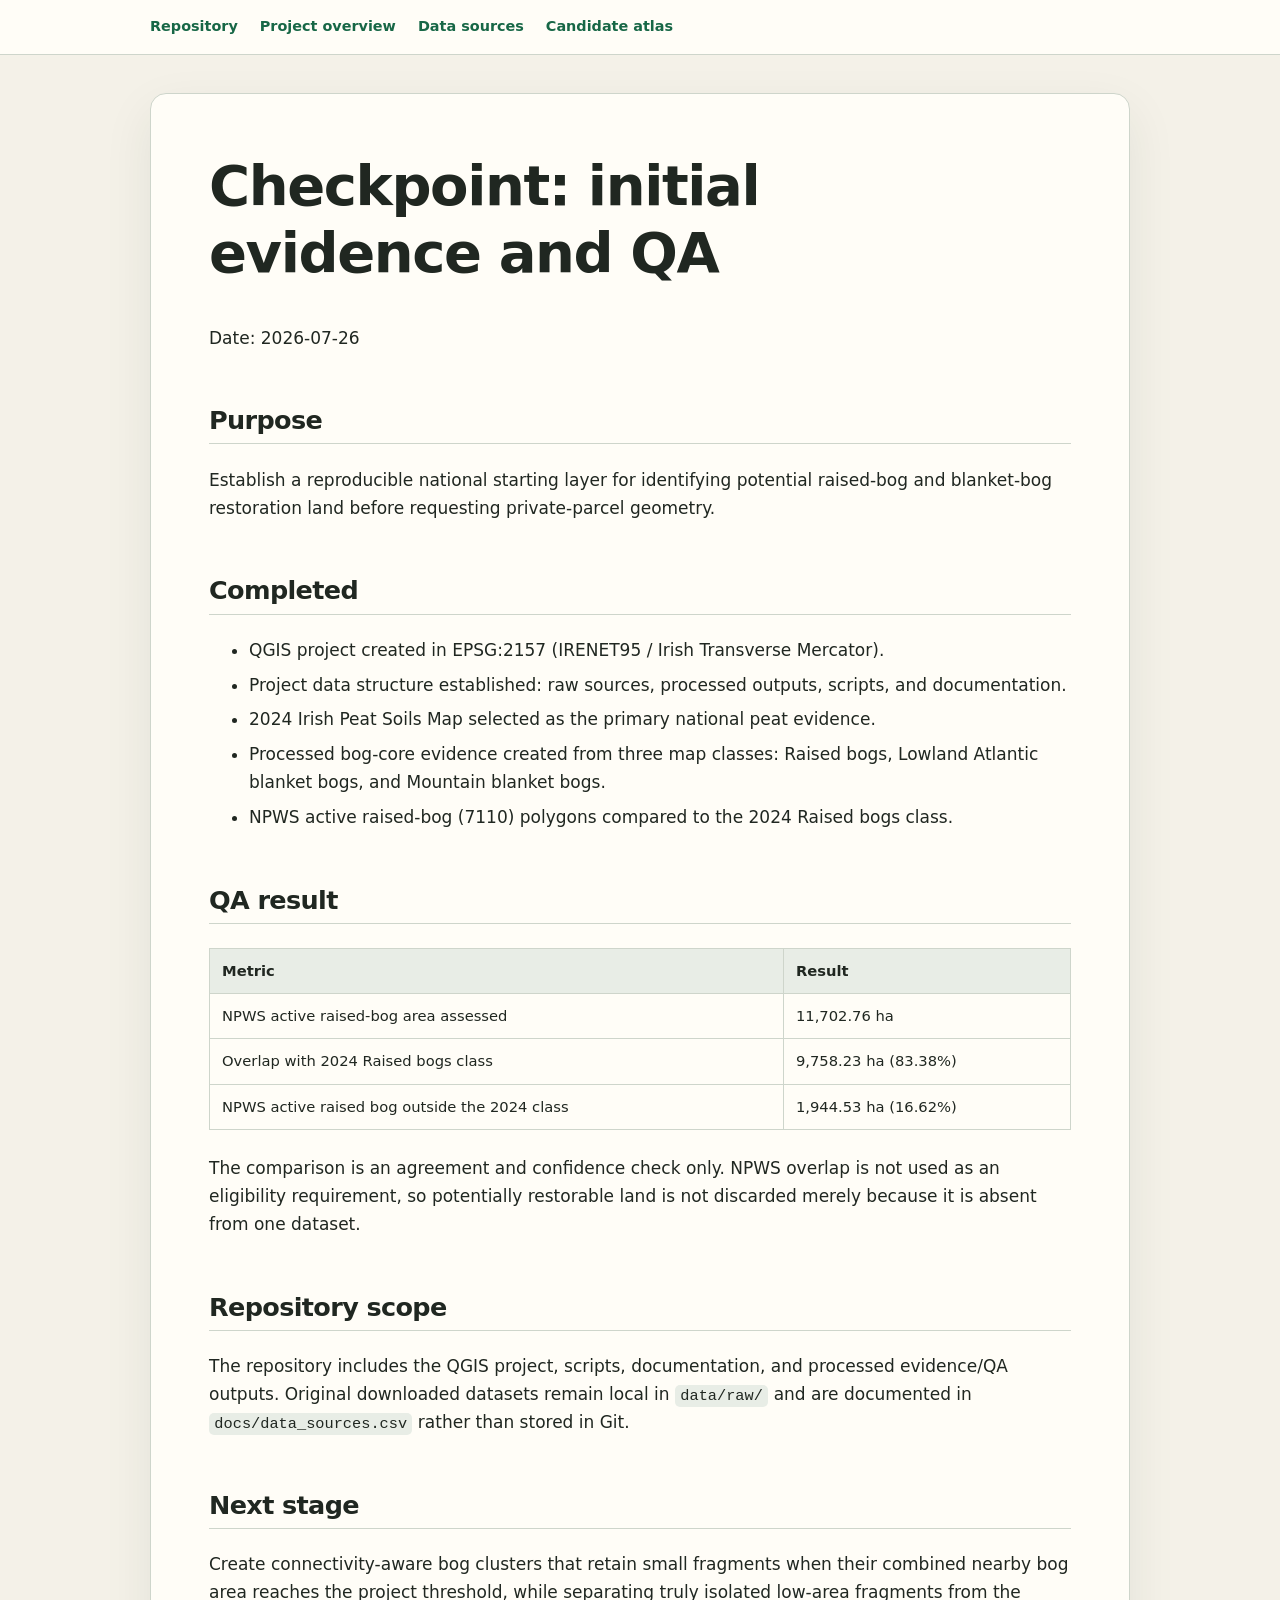
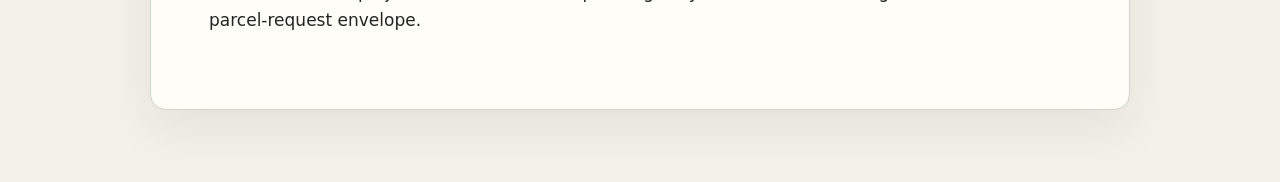
<file: docs/checkpoints/2026-07-26-initial-evidence-and-qa.html>
<!doctype html>
<html lang="en">
<head>
  <meta charset="utf-8">
  <meta name="viewport" content="width=device-width, initial-scale=1">
  <meta name="color-scheme" content="light dark">
  <title>Checkpoint: initial evidence and QA · Bog restoration screening</title>
  <style>
    :root {
      color-scheme: light dark;
      --background: #f4f1e8;
      --surface: #fffdf7;
      --text: #202721;
      --muted: #5f6b61;
      --border: #ced5cb;
      --accent: #176746;
      --code: #e8ede6;
    }
    @media (prefers-color-scheme: dark) {
      :root {
        --background: #111713;
        --surface: #18211b;
        --text: #e7eee8;
        --muted: #adb9af;
        --border: #39463d;
        --accent: #75d4a5;
        --code: #222e26;
      }
    }
    * { box-sizing: border-box; }
    body {
      margin: 0;
      background: var(--background);
      color: var(--text);
      font: 17px/1.65 system-ui, -apple-system, BlinkMacSystemFont, "Segoe UI", sans-serif;
    }
    header {
      border-bottom: 1px solid var(--border);
      background: var(--surface);
    }
    nav, main {
      width: min(100% - 32px, 980px);
      margin-inline: auto;
    }
    nav {
      display: flex;
      flex-wrap: wrap;
      gap: 10px 22px;
      padding-block: 15px;
      font-size: 0.9rem;
    }
    nav a { font-weight: 650; text-decoration: none; }
    main {
      margin-block: 38px 72px;
      padding: clamp(22px, 5vw, 58px);
      background: var(--surface);
      border: 1px solid var(--border);
      border-radius: 16px;
      box-shadow: 0 18px 50px rgb(30 50 36 / 8%);
    }
    h1, h2, h3 {
      line-height: 1.2;
      letter-spacing: -0.025em;
      text-wrap: balance;
    }
    h1 { margin-top: 0; font-size: clamp(2rem, 6vw, 3.5rem); }
    h2 { margin-top: 2.1em; border-bottom: 1px solid var(--border); padding-bottom: 0.3em; }
    h3 { margin-top: 1.8em; }
    a { color: var(--accent); }
    code {
      padding: 0.12em 0.35em;
      border-radius: 5px;
      background: var(--code);
      font: 0.9em ui-monospace, SFMono-Regular, Consolas, monospace;
      overflow-wrap: anywhere;
    }
    pre {
      overflow-x: auto;
      padding: 18px;
      border: 1px solid var(--border);
      border-radius: 9px;
      background: var(--code);
    }
    pre code { padding: 0; background: none; overflow-wrap: normal; }
    .table-wrap { margin-block: 1.5rem; overflow-x: auto; }
    table { width: 100%; border-collapse: collapse; font-size: 0.92rem; }
    th, td { padding: 10px 12px; border: 1px solid var(--border); text-align: left; vertical-align: top; }
    th { background: var(--code); }
    blockquote {
      margin-inline: 0;
      padding-left: 18px;
      border-left: 4px solid var(--accent);
      color: var(--muted);
    }
    li + li { margin-top: 0.4em; }
    @media (max-width: 640px) {
      body { font-size: 16px; }
      main { width: 100%; margin-block: 0; border-width: 0; border-radius: 0; }
    }
  </style>
</head>
<body>
  <header>
    <nav aria-label="Documentation">
      <a href="../../README.md">Repository</a>
      <a href="../../docs/PROJECT_OVERVIEW.html">Project overview</a>
      <a href="../../docs/data_sources.html">Data sources</a>
      <a href="../../web/index.html">Candidate atlas</a>
    </nav>
  </header>
  <main>
<h1>Checkpoint: initial evidence and QA</h1>
<p>Date: 2026-07-26</p>
<h2>Purpose</h2>
<p>Establish a reproducible national starting layer for identifying potential
raised-bog and blanket-bog restoration land before requesting private-parcel
geometry.</p>
<h2>Completed</h2>
<ul>
<li>QGIS project created in EPSG:2157 (IRENET95 / Irish Transverse Mercator).</li>
<li>Project data structure established: raw sources, processed outputs, scripts,
and documentation.</li>
<li>2024 Irish Peat Soils Map selected as the primary national peat evidence.</li>
<li>Processed bog-core evidence created from three map classes: Raised bogs,
Lowland Atlantic blanket bogs, and Mountain blanket bogs.</li>
<li>NPWS active raised-bog (7110) polygons compared to the 2024 Raised bogs class.</li>
</ul>
<h2>QA result</h2>
<div class="table-wrap"><table>
<thead>
<tr>
<th>Metric</th>
<th align="right">Result</th>
</tr>
</thead>
<tbody><tr>
<td>NPWS active raised-bog area assessed</td>
<td align="right">11,702.76 ha</td>
</tr>
<tr>
<td>Overlap with 2024 Raised bogs class</td>
<td align="right">9,758.23 ha (83.38%)</td>
</tr>
<tr>
<td>NPWS active raised bog outside the 2024 class</td>
<td align="right">1,944.53 ha (16.62%)</td>
</tr>
</tbody></table></div>
<p>The comparison is an agreement and confidence check only. NPWS overlap is not
used as an eligibility requirement, so potentially restorable land is not
discarded merely because it is absent from one dataset.</p>
<h2>Repository scope</h2>
<p>The repository includes the QGIS project, scripts, documentation, and processed
evidence/QA outputs. Original downloaded datasets remain local in <code>data/raw/</code>
and are documented in <code>docs/data_sources.csv</code> rather than stored in Git.</p>
<h2>Next stage</h2>
<p>Create connectivity-aware bog clusters that retain small fragments when their
combined nearby bog area reaches the project threshold, while separating truly
isolated low-area fragments from the parcel-request envelope.</p>

  </main>
</body>
</html>
</file>
<file: web/styles.css>
:root {
  --peat-950: #0b241f;
  --peat-900: #153e35;
  --peat-800: #245b4d;
  --peat-700: #347563;
  --peat-500: #6a9d89;
  --moss-300: #b8d0b5;
  --moss-100: #e3ece0;
  --paper: #f4f1e8;
  --paper-light: #fbfaf6;
  --ink: #18211e;
  --muted: #67716d;
  --line: #d2d6cd;
  --amber: #efaa3d;
  --amber-dark: #9a5b0b;
  --shadow: 0 22px 70px rgba(11, 36, 31, 0.13);
  --display: "Fraunces", Georgia, serif;
  --body: "IBM Plex Sans", sans-serif;
}

* {
  box-sizing: border-box;
}

html {
  scroll-behavior: smooth;
}

body {
  margin: 0;
  background:
    radial-gradient(circle at 8% 5%, rgba(106, 157, 137, 0.18), transparent 25rem),
    linear-gradient(180deg, #e8eee5 0, var(--paper) 25rem);
  color: var(--ink);
  font-family: var(--body);
  min-width: 320px;
}

button,
input,
select {
  font: inherit;
}

button,
select {
  cursor: pointer;
}

a {
  color: inherit;
}

.skip-link {
  position: fixed;
  left: 1rem;
  top: 1rem;
  z-index: 3000;
  transform: translateY(-200%);
  background: var(--paper-light);
  color: var(--peat-950);
  padding: 0.75rem 1rem;
  border-radius: 0.25rem;
  font-weight: 600;
}

.skip-link:focus {
  transform: translateY(0);
}

.masthead {
  background:
    linear-gradient(115deg, rgba(255, 255, 255, 0.055), transparent 38%),
    repeating-radial-gradient(
      ellipse at 92% 16%,
      transparent 0 18px,
      rgba(184, 208, 181, 0.075) 19px 20px,
      transparent 21px 38px
    ),
    var(--peat-950);
  color: var(--paper-light);
  padding: clamp(1.25rem, 3vw, 2.6rem) clamp(1rem, 4vw, 4rem)
    clamp(2.2rem, 6vw, 5.7rem);
}

.masthead__top {
  align-items: center;
  display: flex;
  gap: 2rem;
  justify-content: space-between;
}

.masthead__eyebrow {
  align-items: center;
  display: flex;
  gap: 0.65rem;
  color: var(--moss-300);
  font-size: 0.72rem;
  font-weight: 600;
  letter-spacing: 0.17em;
  text-transform: uppercase;
}

.site-nav {
  align-items: center;
  display: flex;
  gap: 0.35rem;
}

.site-nav a {
  border: 1px solid transparent;
  color: var(--moss-300);
  font-size: 0.72rem;
  font-weight: 600;
  letter-spacing: 0.06em;
  padding: 0.52rem 0.78rem;
  text-decoration: none;
  text-transform: uppercase;
  transition:
    border-color 150ms ease,
    background 150ms ease,
    color 150ms ease;
}

.site-nav a:hover {
  border-color: rgba(255, 255, 255, 0.25);
  color: white;
}

.site-nav a[aria-current="page"] {
  background: rgba(255, 255, 255, 0.1);
  border-color: rgba(255, 255, 255, 0.2);
  color: white;
}

.site-nav a:focus-visible,
.overview-cta:focus-visible {
  outline: 3px solid rgba(239, 170, 61, 0.7);
  outline-offset: 3px;
}

.masthead__mark {
  display: block;
  width: 1.6rem;
  height: 0.72rem;
  border-radius: 50%;
  background: var(--amber);
  box-shadow: 0 0 0 5px rgba(239, 170, 61, 0.13);
}

.masthead__body {
  align-items: end;
  display: grid;
  gap: 2rem;
  grid-template-columns: minmax(0, 1.45fr) minmax(26rem, 0.9fr);
  margin-top: clamp(2rem, 5vw, 4.7rem);
}

h1,
h2,
p {
  margin-top: 0;
}

h1 {
  font-family: var(--display);
  font-size: clamp(3rem, 7vw, 7rem);
  font-weight: 600;
  letter-spacing: -0.055em;
  line-height: 0.83;
  margin-bottom: 1.35rem;
  max-width: 12ch;
}

.masthead__intro {
  color: #cfdbd5;
  font-size: clamp(0.95rem, 1.5vw, 1.13rem);
  line-height: 1.6;
  margin-bottom: 0;
  max-width: 47rem;
}

.masthead__metrics {
  border-bottom: 1px solid rgba(255, 255, 255, 0.17);
  border-top: 1px solid rgba(255, 255, 255, 0.17);
  display: grid;
  grid-template-columns: repeat(3, 1fr);
  margin: 0;
}

.masthead__metrics div {
  padding: 1.2rem 1rem;
}

.masthead__metrics div + div {
  border-left: 1px solid rgba(255, 255, 255, 0.17);
}

.masthead__metrics dt {
  color: var(--moss-300);
  font-size: 0.65rem;
  font-weight: 600;
  letter-spacing: 0.13em;
  margin-bottom: 0.6rem;
  text-transform: uppercase;
}

.masthead__metrics dd {
  font-family: var(--display);
  font-size: clamp(1.65rem, 3vw, 2.5rem);
  line-height: 1;
  margin: 0;
}

.masthead__metrics dd span {
  font-family: var(--body);
  font-size: 0.7rem;
  font-weight: 500;
  letter-spacing: 0.05em;
}

.atlas-shell {
  display: grid;
  gap: clamp(1rem, 2.5vw, 2rem);
  grid-template-columns: minmax(30rem, 1.25fr) minmax(34rem, 1fr);
  margin: clamp(-3.2rem, -4vw, -2rem) auto 0;
  max-width: 1700px;
  padding: 0 clamp(0.75rem, 2vw, 2rem) 3rem;
  position: relative;
  z-index: 1;
}

.map-panel,
.list-panel {
  background: rgba(251, 250, 246, 0.97);
  border: 1px solid rgba(21, 62, 53, 0.12);
  box-shadow: var(--shadow);
  min-width: 0;
}

.map-panel {
  padding: clamp(0.8rem, 1.6vw, 1.35rem);
}

.map-panel__heading,
.list-panel__heading {
  align-items: end;
  display: flex;
  justify-content: space-between;
  padding: 0.35rem 0.25rem 1rem;
}

.section-kicker {
  color: var(--peat-700);
  font-size: 0.65rem;
  font-weight: 600;
  letter-spacing: 0.16em;
  margin-bottom: 0.32rem;
  text-transform: uppercase;
}

h2 {
  font-family: var(--display);
  font-size: clamp(1.65rem, 2.5vw, 2.35rem);
  letter-spacing: -0.035em;
  line-height: 1;
  margin-bottom: 0;
}

.map-reset {
  background: transparent;
  border: 0;
  color: var(--peat-700);
  font-size: 0.76rem;
  font-weight: 600;
  padding: 0.6rem;
  text-decoration: underline;
  text-decoration-color: var(--moss-300);
  text-underline-offset: 0.22rem;
}

.map-reset:hover {
  color: var(--peat-950);
}

.map-frame {
  background: #cbd6cc;
  height: clamp(31rem, 67vh, 52rem);
  min-height: 31rem;
  overflow: hidden;
  position: relative;
}

#map {
  height: 100%;
  width: 100%;
  z-index: 0;
}

.map-switcher {
  align-items: center;
  background: rgba(251, 250, 246, 0.95);
  border: 1px solid rgba(21, 62, 53, 0.18);
  display: flex;
  gap: 0.45rem;
  left: 0.8rem;
  padding: 0.34rem;
  position: absolute;
  top: 0.8rem;
  z-index: 800;
}

.map-switcher__group {
  display: flex;
}

.map-switcher__button {
  background: transparent;
  border: 0;
  color: var(--muted);
  font-size: 0.7rem;
  font-weight: 600;
  padding: 0.58rem 0.72rem;
}

.map-switcher__button.is-active {
  background: var(--peat-900);
  color: white;
}

.boundary-toggle {
  align-items: center;
  border-left: 1px solid var(--line);
  color: var(--peat-900);
  display: flex;
  font-size: 0.7rem;
  font-weight: 600;
  gap: 0.45rem;
  padding: 0.3rem 0.5rem 0.3rem 0.8rem;
}

.boundary-toggle input {
  position: absolute;
  opacity: 0;
  pointer-events: none;
}

.map-switcher__evidence {
  border-left: 1px solid var(--line);
  display: flex;
}

.evidence-toggle {
  align-items: center;
  color: var(--muted);
  cursor: not-allowed;
  display: flex;
  font-size: 0.7rem;
  font-weight: 600;
  gap: 0.4rem;
  opacity: 0.48;
  padding: 0.3rem 0.55rem;
  transition:
    color 150ms ease,
    opacity 150ms ease,
    background 150ms ease;
}

.evidence-toggle.is-available {
  color: var(--peat-900);
  cursor: pointer;
  opacity: 1;
}

.evidence-toggle input {
  opacity: 0;
  pointer-events: none;
  position: absolute;
}

.evidence-toggle > span {
  background: transparent;
  border: 2px solid currentColor;
  display: grid;
  height: 0.92rem;
  place-items: center;
  width: 0.92rem;
}

.evidence-toggle > span::after {
  color: white;
  content: "✓";
  font-size: 0.65rem;
  line-height: 1;
  opacity: 0;
}

.evidence-toggle--commonage.is-available {
  color: #6f3c79;
}

.evidence-toggle--low-slope.is-available {
  color: #0d6674;
}

.evidence-toggle--forestry.is-available {
  color: #286b40;
}

.evidence-toggle input:checked + span {
  background: currentColor;
}

.evidence-toggle input:checked + span::after {
  opacity: 1;
}

.boundary-toggle span {
  background: #d3dbd5;
  border-radius: 1rem;
  display: block;
  height: 1rem;
  position: relative;
  transition: background 160ms ease;
  width: 1.75rem;
}

.boundary-toggle span::after {
  background: white;
  border-radius: 50%;
  box-shadow: 0 1px 4px rgba(11, 36, 31, 0.25);
  content: "";
  height: 0.72rem;
  left: 0.14rem;
  position: absolute;
  top: 0.14rem;
  transition: transform 160ms ease;
  width: 0.72rem;
}

.boundary-toggle input:checked + span {
  background: var(--peat-700);
}

.boundary-toggle input:checked + span::after {
  transform: translateX(0.75rem);
}

.boundary-toggle input:focus-visible + span,
.evidence-toggle input:focus-visible + span,
.map-switcher__button:focus-visible,
.map-reset:focus-visible,
.pagination button:focus-visible,
.empty-results button:focus-visible {
  outline: 3px solid rgba(239, 170, 61, 0.55);
  outline-offset: 2px;
}

.map-legend {
  align-items: flex-start;
  background: rgba(251, 250, 246, 0.94);
  bottom: 1.8rem;
  color: var(--peat-900);
  display: flex;
  flex-direction: column;
  font-size: 0.66rem;
  font-weight: 600;
  gap: 0.42rem;
  left: 0.8rem;
  padding: 0.5rem 0.65rem;
  pointer-events: none;
  position: absolute;
  z-index: 700;
}

.map-legend__item {
  align-items: center;
  display: flex;
  gap: 0.5rem;
}

.map-legend__item[hidden] {
  display: none;
}

.map-legend__item span {
  display: block;
  background: rgba(36, 91, 77, 0.2);
  border: 2px solid var(--peat-800);
  height: 0.8rem;
  width: 1.2rem;
}

.map-legend__item .map-legend__commonage {
  background: rgba(155, 106, 166, 0.58);
  border-color: #4f2458;
}

.map-legend__item .map-legend__low-slope {
  background: rgba(56, 183, 198, 0.62);
  border-color: #0d6674;
}

.map-legend__item .map-legend__forestry {
  background: rgba(47, 125, 74, 0.62);
  border-color: #17482a;
}

.map-status {
  background: var(--paper-light);
  color: var(--peat-900);
  font-size: 0.78rem;
  font-weight: 600;
  left: 50%;
  padding: 0.75rem 1rem;
  position: absolute;
  top: 50%;
  transform: translate(-50%, -50%);
  z-index: 900;
}

.map-status[hidden] {
  display: none;
}

.selection-card {
  border-top: 1px solid var(--line);
  margin-top: 1rem;
  min-height: 7.2rem;
  padding: 1rem 0.25rem 0.2rem;
}

.selection-card__empty {
  align-items: baseline;
  display: flex;
  gap: 1rem;
}

.selection-card__empty span,
.selection-card__rank {
  color: var(--amber-dark);
  font-size: 0.66rem;
  font-weight: 600;
  letter-spacing: 0.12em;
  text-transform: uppercase;
}

.selection-card__empty p {
  color: var(--muted);
  font-size: 0.86rem;
  margin-bottom: 0;
}

.selection-card__content {
  align-items: center;
  display: grid;
  gap: 1rem;
  grid-template-columns: 1.3fr repeat(4, minmax(5rem, 0.62fr)) auto;
}

.selection-card__title {
  font-family: var(--display);
  font-size: 1.45rem;
  letter-spacing: -0.02em;
  margin: 0.25rem 0 0.35rem;
}

.selection-card__coordinate {
  color: var(--muted);
  font-size: 0.72rem;
  margin: 0;
}

.selection-card__metric {
  border-left: 1px solid var(--line);
  padding-left: 0.8rem;
}

.selection-card__metric span {
  color: var(--muted);
  display: block;
  font-size: 0.62rem;
  margin-bottom: 0.3rem;
}

.selection-card__metric strong {
  font-family: var(--display);
  font-size: 1.15rem;
  font-weight: 600;
}

.selection-card__metric--clear strong,
.metric-clear {
  color: var(--peat-800);
  font-weight: 700;
}

.selection-card__actions {
  display: grid;
  gap: 0.45rem;
}

.selection-card__actions button,
.selection-card__actions a {
  align-items: center;
  background: var(--peat-900);
  border: 1px solid var(--peat-900);
  color: white;
  display: flex;
  font-size: 0.68rem;
  font-weight: 600;
  justify-content: center;
  padding: 0.58rem 0.72rem;
  text-decoration: none;
  white-space: nowrap;
}

.selection-card__actions button {
  background: transparent;
  color: var(--peat-900);
}

.list-panel {
  display: flex;
  flex-direction: column;
  max-height: calc(67vh + 13.4rem);
  min-height: 46rem;
  padding: clamp(0.8rem, 1.6vw, 1.35rem);
}

.list-panel__heading p:last-child {
  color: var(--muted);
  font-size: 0.72rem;
  margin: 0 0 0.1rem;
}

.filters {
  display: grid;
  gap: 0.6rem;
  grid-template-columns: 1fr 10rem;
  margin-bottom: 0.75rem;
}

.search-field {
  align-items: center;
  background: white;
  border: 1px solid var(--line);
  display: flex;
  gap: 0.55rem;
  padding: 0 0.75rem;
}

.search-field:focus-within,
.county-filter:focus-within {
  border-color: var(--peat-700);
  box-shadow: 0 0 0 3px rgba(52, 117, 99, 0.1);
}

.search-field svg {
  fill: none;
  height: 1rem;
  stroke: var(--peat-700);
  stroke-linecap: round;
  stroke-width: 1.8;
  width: 1rem;
}

.search-field input,
.county-filter select {
  background: transparent;
  border: 0;
  color: var(--ink);
  min-height: 2.65rem;
  outline: 0;
  width: 100%;
}

.search-field input::placeholder {
  color: #8b938f;
}

.county-filter {
  background: white;
  border: 1px solid var(--line);
  padding: 0 0.6rem;
}

.table-wrap {
  border-bottom: 1px solid var(--line);
  border-top: 1px solid var(--line);
  flex: 1;
  min-height: 0;
  overflow: auto;
  position: relative;
}

table {
  border-collapse: collapse;
  font-size: 0.72rem;
  width: 100%;
}

thead {
  background: var(--paper-light);
  position: sticky;
  top: 0;
  z-index: 2;
}

th {
  color: var(--muted);
  font-size: 0.57rem;
  font-weight: 600;
  letter-spacing: 0.06em;
  padding: 0.75rem 0.55rem;
  text-align: right;
  text-transform: uppercase;
  white-space: nowrap;
}

th:nth-child(1),
th:nth-child(2) {
  text-align: left;
}

tbody tr {
  border-top: 1px solid #e3e5df;
  cursor: pointer;
  transition:
    background 130ms ease,
    box-shadow 130ms ease;
}

tbody tr:hover {
  background: #edf2eb;
}

tbody tr.is-selected {
  background: #fff2d7;
  box-shadow: inset 4px 0 0 var(--amber);
}

tbody tr:focus-visible {
  outline: 3px solid rgba(239, 170, 61, 0.62);
  outline-offset: -3px;
}

td {
  padding: 0.78rem 0.55rem;
  text-align: right;
  white-space: nowrap;
}

td:first-child,
td:nth-child(2) {
  text-align: left;
}

.rank-cell {
  color: var(--amber-dark);
  font-family: var(--display);
  font-size: 1rem;
  font-weight: 700;
}

.county-cell {
  font-weight: 600;
}

.coordinate-cell {
  color: var(--muted);
  font-variant-numeric: tabular-nums;
}

.metric-primary {
  color: var(--peat-900);
  font-weight: 600;
}

.metric-clear {
  background: rgba(184, 208, 181, 0.2);
}

.empty-results {
  left: 50%;
  position: absolute;
  text-align: center;
  top: 50%;
  transform: translate(-50%, -50%);
}

.empty-results p {
  color: var(--muted);
  font-size: 0.86rem;
}

.empty-results button {
  background: transparent;
  border: 0;
  color: var(--peat-700);
  font-weight: 600;
  text-decoration: underline;
  text-underline-offset: 0.2rem;
}

.pagination {
  align-items: center;
  display: flex;
  justify-content: space-between;
  padding: 0.8rem 0 0.15rem;
}

.pagination button {
  background: transparent;
  border: 0;
  color: var(--peat-700);
  font-size: 0.7rem;
  font-weight: 600;
  padding: 0.5rem 0.25rem;
}

.pagination button:disabled {
  color: #a6aca8;
  cursor: default;
}

.pagination p {
  color: var(--muted);
  font-size: 0.66rem;
  margin: 0;
}

.site-footer {
  align-items: start;
  color: var(--muted);
  display: flex;
  font-size: 0.68rem;
  gap: 2rem;
  justify-content: space-between;
  line-height: 1.6;
  margin: 0 auto;
  max-width: 1700px;
  padding: 0.5rem clamp(1rem, 4vw, 4rem) 2.5rem;
}

.site-footer p {
  margin: 0;
}

.site-footer a {
  color: var(--peat-700);
}

.masthead--overview {
  padding-bottom: clamp(4.5rem, 10vw, 9rem);
}

.masthead__body--overview {
  align-items: end;
  grid-template-columns: minmax(0, 1.18fr) minmax(30rem, 0.82fr);
}

.overview-hero__label {
  color: var(--amber);
  font-size: 0.68rem;
  font-weight: 600;
  letter-spacing: 0.18em;
  margin-bottom: 1rem;
  text-transform: uppercase;
}

.masthead--overview h1 {
  font-size: clamp(3.2rem, 6.8vw, 7.2rem);
  max-width: 13ch;
}

.funnel-summary {
  border-bottom: 1px solid rgba(255, 255, 255, 0.17);
  border-top: 1px solid rgba(255, 255, 255, 0.17);
  margin: 0;
}

.funnel-summary div {
  align-items: baseline;
  display: flex;
  gap: 1rem;
  justify-content: space-between;
  padding: 1.1rem 0;
}

.funnel-summary div + div {
  border-top: 1px solid rgba(255, 255, 255, 0.17);
}

.funnel-summary dt {
  color: var(--moss-300);
  font-size: 0.7rem;
  font-weight: 600;
  letter-spacing: 0.06em;
  text-transform: uppercase;
}

.funnel-summary dd {
  font-family: var(--display);
  font-size: clamp(1.8rem, 3.3vw, 3.3rem);
  line-height: 1;
  margin: 0;
}

.overview-shell {
  margin: clamp(-4.8rem, -6vw, -3.4rem) auto 0;
  max-width: 1280px;
  padding: 0 clamp(0.75rem, 3vw, 2.5rem) 5rem;
  position: relative;
  z-index: 1;
}

.overview-lede,
.process-section,
.sources-section,
.interpretation-section,
.next-stage {
  background: rgba(251, 250, 246, 0.98);
  border: 1px solid rgba(21, 62, 53, 0.12);
}

.overview-lede {
  box-shadow: var(--shadow);
  display: grid;
  gap: clamp(2rem, 5vw, 6rem);
  grid-template-columns: minmax(15rem, 0.85fr) minmax(0, 1.15fr);
  padding: clamp(2rem, 5vw, 5rem);
}

.overview-lede h2,
.overview-section-heading h2,
.interpretation-section h2,
.next-stage h2 {
  font-size: clamp(2rem, 4vw, 4rem);
  line-height: 1.05;
}

.overview-lede__copy {
  color: #3f4b46;
  font-size: clamp(1rem, 1.5vw, 1.18rem);
  line-height: 1.75;
}

.overview-lede__copy p:last-child {
  margin-bottom: 0;
}

.process-section,
.sources-section,
.interpretation-section {
  margin-top: clamp(1rem, 2.2vw, 2rem);
  padding: clamp(2rem, 5vw, 5rem);
}

.overview-section-heading {
  display: grid;
  gap: 1.5rem;
  grid-template-columns: minmax(10rem, 0.55fr) minmax(0, 1.45fr);
  margin-bottom: clamp(2.5rem, 6vw, 5rem);
}

.process-list {
  counter-reset: process;
  list-style: none;
  margin: 0;
  padding: 0;
}

.process-list li {
  display: grid;
  gap: clamp(1rem, 3vw, 3rem);
  grid-template-columns: clamp(3.5rem, 8vw, 7rem) minmax(0, 1fr);
  padding: clamp(1.4rem, 3vw, 2.6rem) 0;
}

.process-list li + li {
  border-top: 1px solid var(--line);
}

.process-list__number {
  color: var(--amber-dark);
  font-family: var(--display);
  font-size: clamp(2rem, 5vw, 4.8rem);
  line-height: 0.8;
}

.process-list h3,
.source-list h3 {
  font-family: var(--display);
  font-size: clamp(1.35rem, 2.4vw, 2rem);
  letter-spacing: -0.025em;
  line-height: 1.15;
  margin: 0 0 0.65rem;
}

.process-list p {
  color: var(--muted);
  line-height: 1.7;
  margin: 0;
  max-width: 52rem;
}

.process-list .process-list__result {
  color: var(--peat-700);
  font-size: 0.72rem;
  font-weight: 600;
  letter-spacing: 0.045em;
  margin-top: 0.8rem;
  text-transform: uppercase;
}

.source-list {
  border-top: 1px solid var(--line);
}

.source-list article {
  align-items: start;
  display: grid;
  gap: 1rem;
  grid-template-columns: 3rem minmax(14rem, 0.8fr) minmax(0, 1fr);
  padding: 1.4rem 0;
}

.source-list article + article {
  border-top: 1px solid var(--line);
}

.source-list article > span {
  color: var(--amber-dark);
  font-size: 0.68rem;
  font-weight: 600;
  letter-spacing: 0.1em;
}

.source-list h3 {
  font-size: 1.15rem;
  margin: 0;
}

.source-list p {
  color: var(--muted);
  line-height: 1.55;
  margin: 0;
}

.interpretation-section {
  background: var(--peat-900);
  color: white;
  display: grid;
  gap: clamp(2rem, 6vw, 6rem);
  grid-template-columns: minmax(16rem, 0.8fr) minmax(0, 1.2fr);
}

.interpretation-section .section-kicker {
  color: var(--amber);
}

.interpretation-section__intro > p:last-child {
  color: #c9d6d0;
  line-height: 1.7;
  margin-top: 1.5rem;
}

.limits-list {
  list-style: none;
  margin: 0;
  padding: 0;
}

.limits-list li {
  border-top: 1px solid rgba(255, 255, 255, 0.17);
  display: grid;
  gap: 1rem;
  grid-template-columns: minmax(9rem, 0.6fr) minmax(0, 1.4fr);
  padding: 1.2rem 0;
}

.limits-list strong {
  color: var(--moss-300);
  font-size: 0.76rem;
  letter-spacing: 0.04em;
  text-transform: uppercase;
}

.limits-list span {
  color: #d8e1dc;
  line-height: 1.55;
}

.next-stage {
  align-items: end;
  display: grid;
  gap: clamp(1.5rem, 4vw, 4rem);
  grid-template-columns: minmax(14rem, 0.85fr) minmax(0, 1.15fr);
  margin-top: clamp(1rem, 2.2vw, 2rem);
  padding: clamp(2rem, 5vw, 5rem);
}

.next-stage > p {
  color: var(--muted);
  line-height: 1.7;
  margin: 0;
}

.overview-cta {
  align-items: center;
  background: var(--amber);
  color: var(--peat-950);
  display: inline-flex;
  font-weight: 600;
  gap: 1rem;
  justify-content: space-between;
  padding: 1rem 1.2rem;
  text-decoration: none;
}

.overview-cta:hover {
  background: #f4b955;
}

.site-footer--overview {
  max-width: 1280px;
}

.noscript {
  background: #fff2d7;
  border: 1px solid #ddb76d;
  bottom: 1rem;
  left: 1rem;
  padding: 1rem;
  position: fixed;
  z-index: 3000;
}

.sr-only,
.leaflet-control-attribution svg {
  clip: rect(0, 0, 0, 0);
  clip-path: inset(50%);
  height: 1px;
  overflow: hidden;
  position: absolute;
  white-space: nowrap;
  width: 1px;
}

.leaflet-control-zoom {
  border: 0 !important;
  box-shadow: 0 5px 18px rgba(11, 36, 31, 0.18) !important;
}

.leaflet-control-zoom a {
  border: 0 !important;
  color: var(--peat-900) !important;
}

.leaflet-control-attribution {
  background: rgba(251, 250, 246, 0.88) !important;
  color: #52605b !important;
  font-size: 0.55rem !important;
}

.leaflet-control-attribution a {
  color: var(--peat-700) !important;
}

@media (max-width: 1180px) {
  .masthead__body {
    grid-template-columns: 1fr;
  }

  .masthead__metrics {
    max-width: 44rem;
  }

  .masthead__body--overview {
    grid-template-columns: 1fr;
  }

  .funnel-summary {
    max-width: 44rem;
  }

  .atlas-shell {
    grid-template-columns: 1fr;
  }

  .map-frame {
    height: min(67vh, 46rem);
  }

  .list-panel {
    max-height: none;
  }

  .table-wrap {
    max-height: 41rem;
  }
}

@media (max-width: 760px) {
  .masthead {
    padding-bottom: 4rem;
  }

  .masthead__body {
    margin-top: 3rem;
  }

  .masthead__top {
    align-items: flex-start;
    flex-direction: column;
    gap: 1.2rem;
  }

  .site-nav {
    width: 100%;
  }

  .site-nav a {
    text-align: center;
    width: 50%;
  }

  h1 {
    font-size: clamp(3.4rem, 17vw, 5.6rem);
  }

  .masthead__metrics {
    grid-template-columns: 1fr 1fr;
  }

  .masthead__metrics div:nth-child(3) {
    border-left: 0;
    border-top: 1px solid rgba(255, 255, 255, 0.17);
    grid-column: 1 / -1;
  }

  .atlas-shell {
    margin-top: -2.5rem;
    padding-inline: 0.5rem;
  }

  .map-frame {
    height: 62vh;
    min-height: 27rem;
  }

  .map-switcher {
    align-items: stretch;
    flex-direction: column;
  }

  .map-switcher__evidence {
    border-left: 0;
    border-top: 1px solid var(--line);
    display: grid;
    grid-template-columns: 1fr 1fr;
  }

  .evidence-toggle--low-slope {
    grid-column: 1 / -1;
  }

  .evidence-toggle {
    justify-content: flex-start;
    padding-block: 0.55rem;
  }

  .boundary-toggle {
    border-left: 0;
    border-top: 1px solid var(--line);
    justify-content: space-between;
    padding: 0.55rem 0.5rem;
  }

  .selection-card__content {
    grid-template-columns: 1fr 1fr;
  }

  .selection-card__identity,
  .selection-card__actions {
    grid-column: 1 / -1;
  }

  .selection-card__metric {
    border-left: 0;
    padding-left: 0;
  }

  .selection-card__actions {
    grid-template-columns: 1fr 1fr;
  }

  .filters {
    grid-template-columns: 1fr;
  }

  th:nth-child(4),
  td:nth-child(4),
  th:nth-child(6),
  td:nth-child(6) {
    display: none;
  }

  .site-footer {
    flex-direction: column;
    gap: 0.75rem;
  }

  .overview-shell {
    margin-top: -2.8rem;
    padding-inline: 0.5rem;
  }

  .overview-lede,
  .overview-section-heading,
  .interpretation-section,
  .next-stage {
    grid-template-columns: 1fr;
  }

  .overview-section-heading {
    gap: 0.8rem;
  }

  .source-list article {
    grid-template-columns: 2.2rem minmax(0, 1fr);
  }

  .source-list article p {
    grid-column: 2;
  }

  .limits-list li {
    grid-template-columns: 1fr;
  }

  .next-stage .overview-cta {
    grid-column: 1;
  }
}

@media (prefers-reduced-motion: reduce) {
  *,
  *::before,
  *::after {
    scroll-behavior: auto !important;
    transition-duration: 0.01ms !important;
  }
}
</file>
